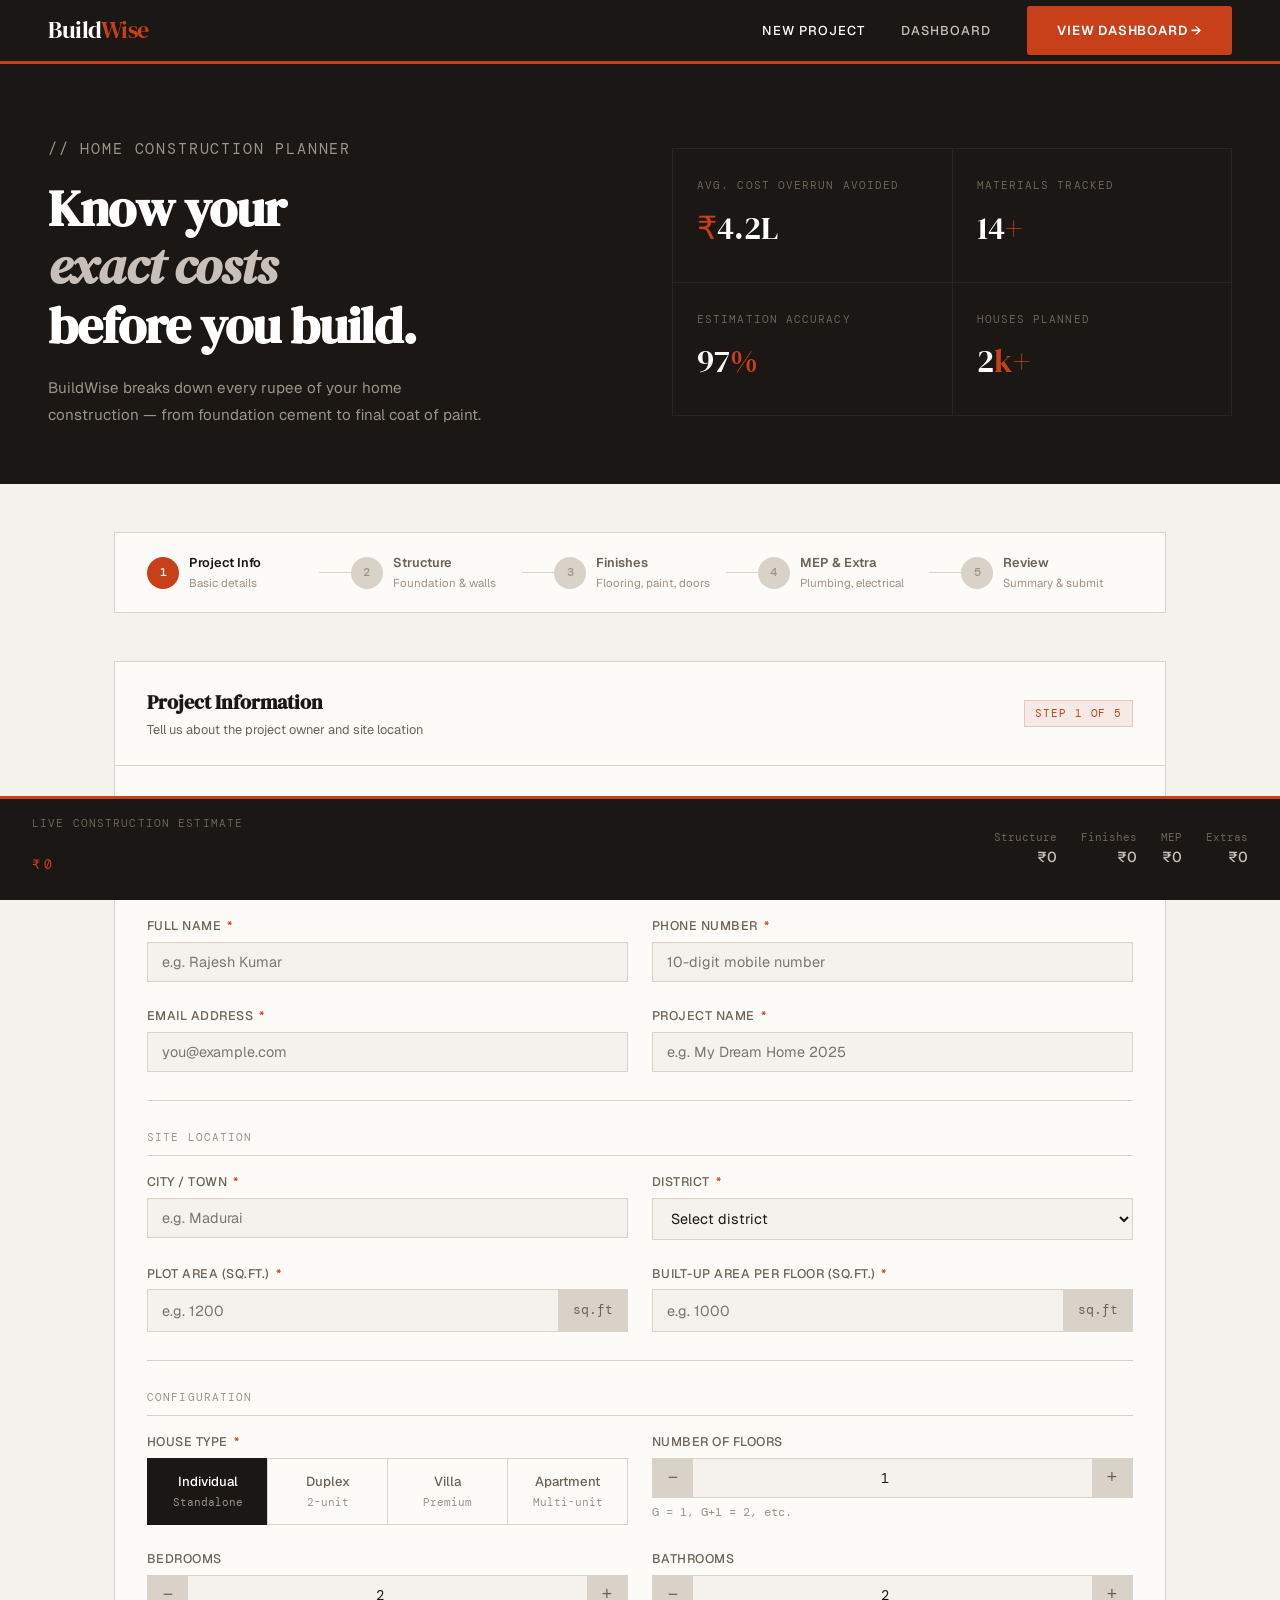
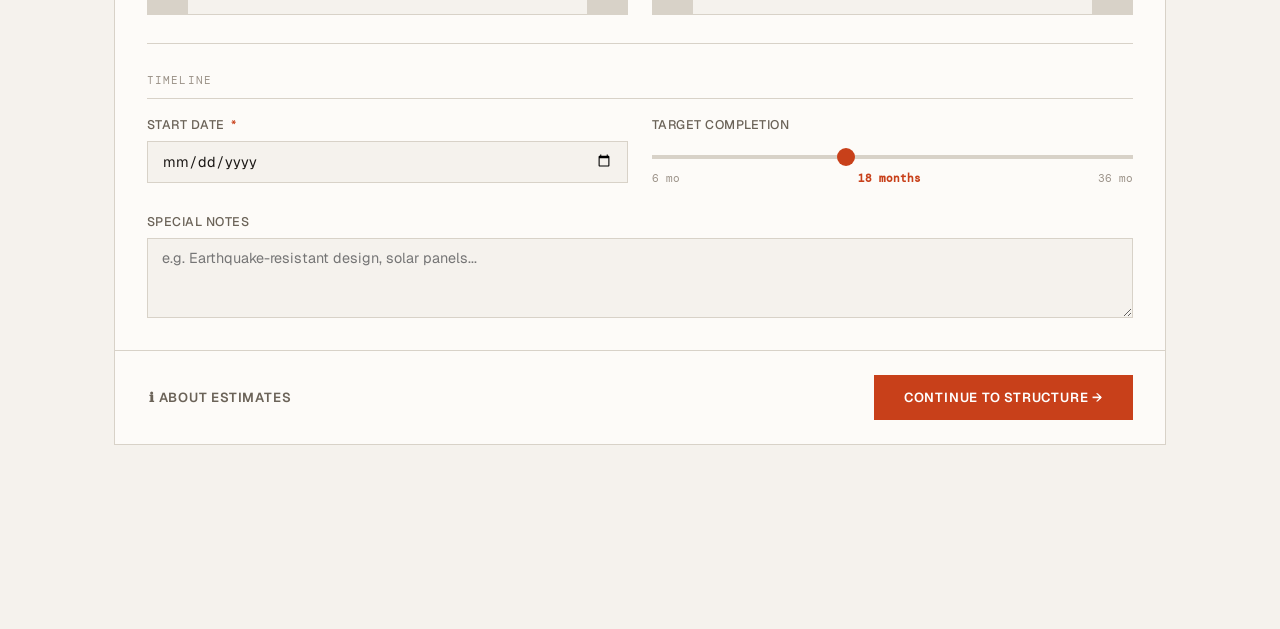
<file: index.html>
<!DOCTYPE html>
<html lang="en">
<head>
  <meta charset="UTF-8">
  <meta name="viewport" content="width=device-width, initial-scale=1.0">
  <title>BuildWise — Home Construction Budget Planner</title>

  <!-- Google Fonts -->
  <link rel="preconnect" href="https://fonts.googleapis.com">
  <link href="https://fonts.googleapis.com/css2?family=DM+Serif+Display:ital@0;1&family=DM+Mono:wght@400;500&family=Geist:wght@300;400;500;600&display=swap" rel="stylesheet">

  <!-- Stylesheet -->
  <link rel="stylesheet" href="index.css">

  <!-- jQuery -->
  <script src="https://code.jquery.com/jquery-3.7.1.min.js"></script>
</head>
<body>

<!-- ── TOAST CONTAINER ── -->
<div class="toast-container" id="toastContainer"></div>

<!-- ── MODAL ── -->
<div class="modal-overlay" id="modalOverlay">
  <div class="modal">
    <button class="modal-close" id="modalClose">✕</button>
    <div class="modal-header">
      <h3 id="modalTitle">Information</h3>
      <p id="modalSubtitle"></p>
    </div>
    <div class="modal-body" id="modalBody"></div>
    <div class="modal-footer">
      <button class="btn btn-dark" id="modalOk">Got it</button>
    </div>
  </div>
</div>

<!-- ── HEADER ── -->
<header>
  <div class="logo">Build<span>Wise</span></div>
  <nav>
    <a href="index.html" class="active">New Project</a>
    <a href="dashboard.html">Dashboard</a>
    <a href="dashboard.html" class="btn nav-cta">View Dashboard →</a>
  </nav>
</header>

<!-- ── HERO ── -->
<div class="hero">
  <div>
    <p class="hero-eyebrow">// Home Construction Planner</p>
    <h1>Know your<br><em>exact costs</em><br>before you build.</h1>
    <p>BuildWise breaks down every rupee of your home construction — from foundation cement to final coat of paint.</p>
  </div>
  <div class="hero-stats">
    <div class="stat-box">
      <div class="stat-label">Avg. Cost Overrun Avoided</div>
      <div class="stat-value"><span>₹</span>4.2L</div>
    </div>
    <div class="stat-box">
      <div class="stat-label">Materials Tracked</div>
      <div class="stat-value">14<span>+</span></div>
    </div>
    <div class="stat-box">
      <div class="stat-label">Estimation Accuracy</div>
      <div class="stat-value">97<span>%</span></div>
    </div>
    <div class="stat-box">
      <div class="stat-label">Houses Planned</div>
      <div class="stat-value">2<span>k+</span></div>
    </div>
  </div>
</div>

<!-- ── MAIN ── -->
<main>

  <!-- PROGRESS TRACK -->
  <div class="progress-track">
    <div class="progress-step" onclick="goToStep(1)">
      <div class="step-num active" id="step-num-1">1</div>
      <div class="step-info">
        <div class="step-title active">Project Info</div>
        <div class="step-desc">Basic details</div>
      </div>
    </div>
    <div class="step-connector"></div>
    <div class="progress-step" onclick="goToStep(2)">
      <div class="step-num" id="step-num-2">2</div>
      <div class="step-info">
        <div class="step-title" id="step-title-2">Structure</div>
        <div class="step-desc">Foundation & walls</div>
      </div>
    </div>
    <div class="step-connector"></div>
    <div class="progress-step" onclick="goToStep(3)">
      <div class="step-num" id="step-num-3">3</div>
      <div class="step-info">
        <div class="step-title" id="step-title-3">Finishes</div>
        <div class="step-desc">Flooring, paint, doors</div>
      </div>
    </div>
    <div class="step-connector"></div>
    <div class="progress-step" onclick="goToStep(4)">
      <div class="step-num" id="step-num-4">4</div>
      <div class="step-info">
        <div class="step-title" id="step-title-4">MEP & Extra</div>
        <div class="step-desc">Plumbing, electrical</div>
      </div>
    </div>
    <div class="step-connector"></div>
    <div class="progress-step" onclick="goToStep(5)">
      <div class="step-num" id="step-num-5">5</div>
      <div class="step-info">
        <div class="step-title" id="step-title-5">Review</div>
        <div class="step-desc">Summary & submit</div>
      </div>
    </div>
  </div>

  <!-- ══ STEP 1: PROJECT INFO ══ -->
  <div class="form-card active" id="form-step-1">
    <div class="card-header">
      <div class="card-header-left">
        <h2>Project Information</h2>
        <p>Tell us about the project owner and site location</p>
      </div>
      <div class="card-badge">Step 1 of 5</div>
    </div>
    <div class="card-body">
      <div class="info-box"><span>📋</span> All fields marked * are mandatory. Estimates based on Tamil Nadu market rates.</div>

      <div class="form-section-label">Owner Details</div>
      <div class="form-grid">
        <div class="field">
          <label>Full Name <span class="req">*</span></label>
          <input type="text" id="ownerName" placeholder="e.g. Rajesh Kumar">
          <div class="field-error" id="err-ownerName">Please enter the owner's full name</div>
        </div>
        <div class="field">
          <label>Phone Number <span class="req">*</span></label>
          <input type="tel" id="ownerPhone" placeholder="10-digit mobile number" maxlength="10">
          <div class="field-error" id="err-ownerPhone">Enter a valid 10-digit phone number</div>
        </div>
        <div class="field">
          <label>Email Address <span class="req">*</span></label>
          <input type="email" id="ownerEmail" placeholder="you@example.com">
          <div class="field-error" id="err-ownerEmail">Enter a valid email address</div>
        </div>
        <div class="field">
          <label>Project Name <span class="req">*</span></label>
          <input type="text" id="projectName" placeholder="e.g. My Dream Home 2025">
          <div class="field-error" id="err-projectName">Give your project a name</div>
        </div>
      </div>

      <hr class="form-divider">
      <div class="form-section-label">Site Location</div>
      <div class="form-grid">
        <div class="field">
          <label>City / Town <span class="req">*</span></label>
          <input type="text" id="city" placeholder="e.g. Madurai">
          <div class="field-error" id="err-city">Please enter the city</div>
        </div>
        <div class="field">
          <label>District <span class="req">*</span></label>
          <select id="district">
            <option value="">Select district</option>
            <option>Madurai</option><option>Chennai</option><option>Coimbatore</option>
            <option>Tiruchirappalli</option><option>Salem</option><option>Tirunelveli</option>
            <option>Erode</option><option>Vellore</option><option>Thoothukudi</option>
            <option>Dindigul</option><option>Other</option>
          </select>
          <div class="field-error" id="err-district">Select a district</div>
        </div>
        <div class="field">
          <label>Plot Area (sq.ft.) <span class="req">*</span></label>
          <div class="input-unit">
            <input type="number" id="plotArea" placeholder="e.g. 1200" min="100" max="50000">
            <div class="unit-suffix">sq.ft</div>
          </div>
          <div class="field-error" id="err-plotArea">Enter valid plot area (100–50000)</div>
        </div>
        <div class="field">
          <label>Built-up Area per Floor (sq.ft.) <span class="req">*</span></label>
          <div class="input-unit">
            <input type="number" id="builtupArea" placeholder="e.g. 1000" min="200" max="10000">
            <div class="unit-suffix">sq.ft</div>
          </div>
          <div class="field-error" id="err-builtupArea">Enter area between 200–10000</div>
        </div>
      </div>

      <hr class="form-divider">
      <div class="form-section-label">Configuration</div>
      <div class="form-grid">
        <div class="field">
          <label>House Type <span class="req">*</span></label>
          <div class="radio-group" id="houseType">
            <div class="radio-item selected" data-val="individual"><input type="radio" name="houseType" value="individual" checked><div class="radio-label">Individual</div><div class="radio-sub">Standalone</div></div>
            <div class="radio-item" data-val="duplex"><input type="radio" name="houseType" value="duplex"><div class="radio-label">Duplex</div><div class="radio-sub">2-unit</div></div>
            <div class="radio-item" data-val="villa"><input type="radio" name="houseType" value="villa"><div class="radio-label">Villa</div><div class="radio-sub">Premium</div></div>
            <div class="radio-item" data-val="apartment"><input type="radio" name="houseType" value="apartment"><div class="radio-label">Apartment</div><div class="radio-sub">Multi-unit</div></div>
          </div>
        </div>
        <div class="field">
          <label>Number of Floors</label>
          <div class="counter-input">
            <button class="counter-btn" onclick="changeCounter('floors',-1)">−</button>
            <input type="number" id="floors" value="1" min="1" max="5" readonly>
            <button class="counter-btn" onclick="changeCounter('floors',1)">+</button>
          </div>
          <div class="field-hint">G = 1, G+1 = 2, etc.</div>
        </div>
        <div class="field">
          <label>Bedrooms</label>
          <div class="counter-input">
            <button class="counter-btn" onclick="changeCounter('bedrooms',-1)">−</button>
            <input type="number" id="bedrooms" value="2" min="1" max="10" readonly>
            <button class="counter-btn" onclick="changeCounter('bedrooms',1)">+</button>
          </div>
        </div>
        <div class="field">
          <label>Bathrooms</label>
          <div class="counter-input">
            <button class="counter-btn" onclick="changeCounter('bathrooms',-1)">−</button>
            <input type="number" id="bathrooms" value="2" min="1" max="10" readonly>
            <button class="counter-btn" onclick="changeCounter('bathrooms',1)">+</button>
          </div>
        </div>
      </div>

      <hr class="form-divider">
      <div class="form-section-label">Timeline</div>
      <div class="form-grid">
        <div class="field">
          <label>Start Date <span class="req">*</span></label>
          <input type="date" id="startDate">
          <div class="field-error" id="err-startDate">Select a future start date</div>
        </div>
        <div class="field">
          <label>Target Completion</label>
          <div class="range-wrap">
            <input type="range" id="durationMonths" min="6" max="36" value="18" oninput="updateRangeLabel('durationMonths','durationLabel',' months')">
            <div class="range-labels">
              <span>6 mo</span>
              <span id="durationLabel" style="color:var(--accent);font-weight:600">18 months</span>
              <span>36 mo</span>
            </div>
          </div>
        </div>
        <div class="field span-2">
          <label>Special Notes</label>
          <textarea id="specialNotes" placeholder="e.g. Earthquake-resistant design, solar panels..."></textarea>
        </div>
      </div>
    </div>
    <div class="form-nav">
      <button class="btn btn-ghost" onclick="showInfo()">ℹ About Estimates</button>
      <button class="btn btn-primary" onclick="nextStep(1)">Continue to Structure →</button>
    </div>
  </div>

  <!-- ══ STEP 2: STRUCTURE (with AJAX Price Fetcher) ══ -->
  <div class="form-card" id="form-step-2">
    <div class="card-header">
      <div class="card-header-left">
        <h2>Structure & Foundation</h2>
        <p>Civil work — the backbone of your home</p>
      </div>
      <div class="card-badge">Step 2 of 5</div>
    </div>
    <div class="card-body">

      <!-- AJAX LIVE PRICE FETCHER PANEL -->
      <div class="price-fetcher-panel">
        <div class="pf-top">
          <div class="pf-title-wrap">
            <div class="pf-icon">📡</div>
            <div>
              <div class="pf-title">Live Market Price Fetcher — jQuery AJAX</div>
              <div class="pf-sub">Click to fetch current Tamil Nadu material rates and auto-fill all price fields below</div>
            </div>
          </div>
          <div class="pf-status">
            <div class="pf-dot" id="pfDot"></div>
            <span id="pfStatusText">Ready</span>
          </div>
        </div>
        <div style="display:flex;flex-wrap:wrap;gap:8px;align-items:center">
          <button class="btn-fetch" id="btnFetchPrices">
            <div class="spinner" id="fetchSpinner"></div>
            <span id="fetchBtnText">⬇ Fetch Live Prices</span>
          </button>
          <button class="btn-reset-prices" id="btnResetPrices">↺ Reset to Default</button>
        </div>
        <div class="fetched-prices-grid" id="fetchedPricesGrid">
          <div class="price-chip" id="chip-cement"><div class="pc-mat">Cement</div><div class="pc-val" id="chip-cement-val">—</div><div class="pc-unit">per 50kg bag</div><span class="pc-trend" id="chip-cement-trend"></span></div>
          <div class="price-chip" id="chip-brick"><div class="pc-mat">Bricks</div><div class="pc-val" id="chip-brick-val">—</div><div class="pc-unit">per 1000 nos.</div><span class="pc-trend" id="chip-brick-trend"></span></div>
          <div class="price-chip" id="chip-steel"><div class="pc-mat">Steel (Fe500)</div><div class="pc-val" id="chip-steel-val">—</div><div class="pc-unit">per metric ton</div><span class="pc-trend" id="chip-steel-trend"></span></div>
          <div class="price-chip" id="chip-sand"><div class="pc-mat">M-Sand</div><div class="pc-val" id="chip-sand-val">—</div><div class="pc-unit">per cu.ft</div><span class="pc-trend" id="chip-sand-trend"></span></div>
          <div class="price-chip" id="chip-jelly"><div class="pc-mat">Jelly</div><div class="pc-val" id="chip-jelly-val">—</div><div class="pc-unit">per cu.ft</div><span class="pc-trend" id="chip-jelly-trend"></span></div>
        </div>
        <button class="log-toggle" id="logToggle">▶ Show AJAX Log</button>
        <div class="ajax-log" id="ajaxLog"></div>
        <div class="last-updated-badge" id="lastUpdatedBadge">
          <span style="color:#22C55E">●</span>
          <span id="lastUpdatedText">Prices last synced: —</span>
        </div>
      </div>

      <div class="form-section-label">Foundation Type</div>
      <div class="form-grid full">
        <div class="field">
          <label>Foundation <span class="req">*</span></label>
          <div class="radio-group" id="foundationType">
            <div class="radio-item selected" data-val="isolated"><input type="radio" name="foundation" value="isolated" checked><div class="radio-label">Isolated Footing</div><div class="radio-sub">Standard</div></div>
            <div class="radio-item" data-val="strip"><input type="radio" name="foundation" value="strip"><div class="radio-label">Strip Foundation</div><div class="radio-sub">Load-bearing</div></div>
            <div class="radio-item" data-val="raft"><input type="radio" name="foundation" value="raft"><div class="radio-label">Raft / Mat</div><div class="radio-sub">Soft soil</div></div>
            <div class="radio-item" data-val="pile"><input type="radio" name="foundation" value="pile"><div class="radio-label">Pile Foundation</div><div class="radio-sub">Deep soil</div></div>
          </div>
        </div>
      </div>

      <hr class="form-divider">
      <div class="form-section-label">Cement</div>
      <div class="form-grid three">
        <div class="field">
          <label>Cement Grade <span class="req">*</span></label>
          <select id="cementGrade" onchange="updateEstimate()">
            <option value="">Select grade</option>
            <option value="33">33 Grade (Economy)</option>
            <option value="43" selected>43 Grade (Standard)</option>
            <option value="53">53 Grade (Premium)</option>
          </select>
          <div class="field-error" id="err-cementGrade">Select cement grade</div>
        </div>
        <div class="field">
          <label>Bags Required (Auto)</label>
          <div class="input-unit">
            <input type="number" id="cementBags" placeholder="Auto" readonly style="background:#F0EDE8;cursor:not-allowed">
            <div class="unit-suffix">bags</div>
          </div>
          <div class="field-hint">Calculated from built-up area</div>
        </div>
        <div class="field">
          <label>Price per Bag (₹) <span class="req">*</span></label>
          <div class="input-unit">
            <div class="unit-prefix">₹</div>
            <input type="number" id="cementPrice" value="380" min="200" max="700" onchange="updateEstimate()">
          </div>
          <div class="field-error" id="err-cementPrice">Enter valid price</div>
        </div>
      </div>

      <hr class="form-divider">
      <div class="form-section-label">Bricks & Blocks</div>
      <div class="form-grid">
        <div class="field">
          <label>Wall Material <span class="req">*</span></label>
          <select id="wallMaterial" onchange="updateEstimate()">
            <option value="">Select material</option>
            <option value="country_brick" selected>Country Brick</option>
            <option value="fly_ash">Fly Ash Brick</option>
            <option value="aac_block">AAC Block</option>
            <option value="concrete_block">Concrete Block</option>
            <option value="red_brick">Red Brick</option>
          </select>
          <div class="field-error" id="err-wallMaterial">Select wall material</div>
        </div>
        <div class="field">
          <label>Wall Thickness</label>
          <select id="wallThickness" onchange="updateEstimate()">
            <option value="4.5">4.5 inch (Interior)</option>
            <option value="9" selected>9 inch (Exterior)</option>
            <option value="12">12 inch (Load bearing)</option>
          </select>
        </div>
        <div class="field">
          <label>Estimated Bricks (Auto)</label>
          <div class="input-unit">
            <input type="number" id="brickCount" placeholder="Auto" readonly style="background:#F0EDE8;cursor:not-allowed">
            <div class="unit-suffix">nos.</div>
          </div>
        </div>
        <div class="field">
          <label>Price per 1000 units (₹)</label>
          <div class="input-unit">
            <div class="unit-prefix">₹</div>
            <input type="number" id="brickPrice" value="7500" onchange="updateEstimate()">
          </div>
        </div>
      </div>

      <hr class="form-divider">
      <div class="form-section-label">Steel & Reinforcement</div>
      <div class="form-grid three">
        <div class="field">
          <label>Steel Grade</label>
          <select id="steelGrade" onchange="updateEstimate()">
            <option value="Fe415">Fe 415</option>
            <option value="Fe500" selected>Fe 500</option>
            <option value="Fe550">Fe 550</option>
          </select>
        </div>
        <div class="field">
          <label>Steel MT (Auto)</label>
          <div class="input-unit">
            <input type="number" id="steelMT" placeholder="Auto" readonly style="background:#F0EDE8;cursor:not-allowed">
            <div class="unit-suffix">MT</div>
          </div>
        </div>
        <div class="field">
          <label>Steel Price per MT (₹)</label>
          <div class="input-unit">
            <div class="unit-prefix">₹</div>
            <input type="number" id="steelPrice" value="65000" onchange="updateEstimate()">
          </div>
        </div>
      </div>

      <hr class="form-divider">
      <div class="form-section-label">Sand & Aggregate</div>
      <div class="form-grid">
        <div class="field">
          <label>Sand Type</label>
          <select id="sandType" onchange="updateEstimate()">
            <option value="river">River Sand</option>
            <option value="msand" selected>M-Sand</option>
            <option value="psand">P-Sand</option>
          </select>
        </div>
        <div class="field">
          <label>Sand Qty (Auto)</label>
          <div class="input-unit">
            <input type="number" id="sandQty" placeholder="Auto" readonly style="background:#F0EDE8;cursor:not-allowed">
            <div class="unit-suffix">cu.ft</div>
          </div>
        </div>
        <div class="field">
          <label>Sand Price / cu.ft (₹)</label>
          <div class="input-unit">
            <div class="unit-prefix">₹</div>
            <input type="number" id="sandPrice" value="55" onchange="updateEstimate()">
          </div>
        </div>
        <div class="field">
          <label>Jelly Price / cu.ft (₹)</label>
          <div class="input-unit">
            <div class="unit-prefix">₹</div>
            <input type="number" id="jellyPrice" value="40" onchange="updateEstimate()">
          </div>
        </div>
      </div>

      <hr class="form-divider">
      <div class="form-section-label">Roofing</div>
      <div class="form-grid">
        <div class="field">
          <label>Roof Type <span class="req">*</span></label>
          <select id="roofType" onchange="updateEstimate()">
            <option value="">Select</option>
            <option value="rcc_slab" selected>RCC Flat Slab</option>
            <option value="mangalore">Mangalore Tile</option>
            <option value="sheet">Metal / Sheet</option>
            <option value="concrete_tile">Concrete Tile</option>
          </select>
          <div class="field-error" id="err-roofType">Select roof type</div>
        </div>
        <div class="field">
          <label>Waterproofing?</label>
          <div class="radio-group" id="waterproofing">
            <div class="radio-item selected" data-val="yes"><input type="radio" name="waterproof" value="yes" checked><div class="radio-label">Yes</div></div>
            <div class="radio-item" data-val="no"><input type="radio" name="waterproof" value="no"><div class="radio-label">No</div></div>
          </div>
        </div>
      </div>
    </div>
    <div class="form-nav">
      <button class="btn btn-outline" onclick="prevStep(2)">← Back</button>
      <button class="btn btn-primary" onclick="nextStep(2)">Continue to Finishes →</button>
    </div>
  </div>

  <!-- ══ STEP 3: FINISHES ══ -->
  <div class="form-card" id="form-step-3">
    <div class="card-header">
      <div class="card-header-left"><h2>Finishes & Interior</h2><p>Flooring, paint, doors, windows</p></div>
      <div class="card-badge">Step 3 of 5</div>
    </div>
    <div class="card-body">
      <div class="form-section-label">Flooring</div>
      <div class="form-grid">
        <div class="field">
          <label>Flooring Type <span class="req">*</span></label>
          <select id="flooringType" onchange="updateEstimate()">
            <option value="">Select</option>
            <option value="vitrified" selected>Vitrified Tiles</option>
            <option value="ceramic">Ceramic Tiles</option>
            <option value="marble">Marble</option>
            <option value="granite">Granite</option>
            <option value="wooden">Wooden</option>
            <option value="kota">Kota Stone</option>
          </select>
          <div class="field-error" id="err-flooringType">Select flooring type</div>
        </div>
        <div class="field">
          <label>Flooring Rate (₹/sq.ft)</label>
          <div class="input-unit">
            <div class="unit-prefix">₹</div>
            <input type="number" id="flooringRate" value="85" onchange="updateEstimate()">
          </div>
        </div>
      </div>
      <hr class="form-divider">
      <div class="form-section-label">Painting</div>
      <div class="form-grid">
        <div class="field">
          <label>Interior Paint <span class="req">*</span></label>
          <select id="paintInterior" onchange="updateEstimate()">
            <option value="">Select</option>
            <option value="economy">Economy</option>
            <option value="standard" selected>Standard</option>
            <option value="premium">Premium</option>
            <option value="luxury">Luxury</option>
          </select>
          <div class="field-error" id="err-paintInterior">Select paint type</div>
        </div>
        <div class="field">
          <label>Exterior Paint <span class="req">*</span></label>
          <select id="paintExterior" onchange="updateEstimate()">
            <option value="">Select</option>
            <option value="cement_primer">Cement Primer</option>
            <option value="standard" selected>Weather Coat</option>
            <option value="premium">Weather Shield</option>
          </select>
          <div class="field-error" id="err-paintExterior">Select exterior paint</div>
        </div>
        <div class="field">
          <label>Number of Coats</label>
          <div class="counter-input">
            <button class="counter-btn" onclick="changeCounter('paintCoats',-1)">−</button>
            <input type="number" id="paintCoats" value="2" min="1" max="4" readonly>
            <button class="counter-btn" onclick="changeCounter('paintCoats',1)">+</button>
          </div>
        </div>
        <div class="field">
          <label>Putty / Primer</label>
          <select id="puttyType" onchange="updateEstimate()">
            <option value="none">None</option>
            <option value="putty" selected>Wall Putty + Primer</option>
            <option value="pu">PU Primer</option>
          </select>
        </div>
      </div>
      <hr class="form-divider">
      <div class="form-section-label">Doors & Windows</div>
      <div class="form-grid">
        <div class="field">
          <label>Main Door Type <span class="req">*</span></label>
          <select id="mainDoorType" onchange="updateEstimate()">
            <option value="">Select</option>
            <option value="teak">Teak Wood</option>
            <option value="hardwood" selected>Hardwood</option>
            <option value="engineered">Engineered Wood</option>
            <option value="steel">Steel Door</option>
            <option value="fibre">Fibre Door</option>
          </select>
          <div class="field-error" id="err-mainDoorType">Select door type</div>
        </div>
        <div class="field">
          <label>Bedroom Door</label>
          <select id="bedroomDoorType" onchange="updateEstimate()">
            <option value="plywood" selected>Plywood Flush</option>
            <option value="hollow">Hollow Core</option>
            <option value="solid">Solid Wood</option>
          </select>
        </div>
        <div class="field">
          <label>Window Type <span class="req">*</span></label>
          <select id="windowType" onchange="updateEstimate()">
            <option value="">Select</option>
            <option value="aluminum" selected>Aluminium</option>
            <option value="upvc">uPVC</option>
            <option value="wood">Wooden</option>
            <option value="steel">Steel</option>
          </select>
          <div class="field-error" id="err-windowType">Select window type</div>
        </div>
        <div class="field">
          <label>Number of Windows</label>
          <div class="counter-input">
            <button class="counter-btn" onclick="changeCounter('windowCount',-1)">−</button>
            <input type="number" id="windowCount" value="8" min="1" max="40" readonly>
            <button class="counter-btn" onclick="changeCounter('windowCount',1)">+</button>
          </div>
        </div>
      </div>
      <hr class="form-divider">
      <div class="form-section-label">Interior Features</div>
      <div class="form-grid full">
        <div class="field">
          <div class="check-group">
            <label class="check-item checked"><input type="checkbox" value="false_ceiling" checked onchange="handleCheckbox(this)"><span class="check-label">False Ceiling</span></label>
            <label class="check-item"><input type="checkbox" value="modular_kitchen" onchange="handleCheckbox(this)"><span class="check-label">Modular Kitchen</span></label>
            <label class="check-item"><input type="checkbox" value="wardrobes" onchange="handleCheckbox(this)"><span class="check-label">Built-in Wardrobes</span></label>
            <label class="check-item"><input type="checkbox" value="staircase_railing" onchange="handleCheckbox(this)"><span class="check-label">Staircase Railing</span></label>
            <label class="check-item"><input type="checkbox" value="grilles" onchange="handleCheckbox(this)"><span class="check-label">Window Grilles</span></label>
            <label class="check-item"><input type="checkbox" value="sunshade" onchange="handleCheckbox(this)"><span class="check-label">Sunshade</span></label>
          </div>
        </div>
      </div>
    </div>
    <div class="form-nav">
      <button class="btn btn-outline" onclick="prevStep(3)">← Back</button>
      <button class="btn btn-primary" onclick="nextStep(3)">Continue to MEP →</button>
    </div>
  </div>

  <!-- ══ STEP 4: MEP & EXTRAS ══ -->
  <div class="form-card" id="form-step-4">
    <div class="card-header">
      <div class="card-header-left"><h2>MEP, Furniture & Extras</h2><p>Plumbing, electrical, sanitary, furniture</p></div>
      <div class="card-badge">Step 4 of 5</div>
    </div>
    <div class="card-body">
      <div class="form-section-label">Plumbing</div>
      <div class="form-grid">
        <div class="field">
          <label>Pipe Material <span class="req">*</span></label>
          <select id="pipeType" onchange="updateEstimate()">
            <option value="">Select</option>
            <option value="cpvc" selected>CPVC</option>
            <option value="upvc">uPVC</option>
            <option value="ppr">PPR</option>
            <option value="gi">GI</option>
          </select>
          <div class="field-error" id="err-pipeType">Select pipe material</div>
        </div>
        <div class="field">
          <label>Sanitary Fittings</label>
          <select id="sanitaryQuality" onchange="updateEstimate()">
            <option value="economy">Economy</option>
            <option value="standard" selected>Standard</option>
            <option value="premium">Premium</option>
          </select>
        </div>
        <div class="field">
          <label>Water Storage</label>
          <select id="waterStorage" onchange="updateEstimate()">
            <option value="sump_ohwt" selected>Sump + Overhead Tank</option>
            <option value="sump_only">Sump Only</option>
            <option value="borewell">Borewell + Storage</option>
          </select>
        </div>
        <div class="field">
          <label>Drainage System</label>
          <select id="drainageType" onchange="updateEstimate()">
            <option value="standard" selected>Standard PVC</option>
            <option value="stormwater">Storm Water Drain</option>
            <option value="stp">STP</option>
          </select>
        </div>
      </div>
      <hr class="form-divider">
      <div class="form-section-label">Electrical</div>
      <div class="form-grid">
        <div class="field">
          <label>Wiring Type <span class="req">*</span></label>
          <select id="wiringType" onchange="updateEstimate()">
            <option value="">Select</option>
            <option value="standard" selected>Standard Copper</option>
            <option value="concealed">Full Concealed</option>
            <option value="premium">Premium</option>
          </select>
          <div class="field-error" id="err-wiringType">Select wiring type</div>
        </div>
        <div class="field">
          <label>Switch Brand</label>
          <select id="switchBrand" onchange="updateEstimate()">
            <option value="economy">Economy</option>
            <option value="standard" selected>Standard</option>
            <option value="premium">Premium</option>
          </select>
        </div>
        <div class="field">
          <label>Light Points</label>
          <div class="counter-input">
            <button class="counter-btn" onclick="changeCounter('lightPoints',-1)">−</button>
            <input type="number" id="lightPoints" value="20" min="5" max="100" readonly>
            <button class="counter-btn" onclick="changeCounter('lightPoints',1)">+</button>
          </div>
        </div>
        <div class="field">
          <label>Power Points</label>
          <div class="counter-input">
            <button class="counter-btn" onclick="changeCounter('powerPoints',-1)">−</button>
            <input type="number" id="powerPoints" value="15" min="5" max="80" readonly>
            <button class="counter-btn" onclick="changeCounter('powerPoints',1)">+</button>
          </div>
        </div>
      </div>
      <hr class="form-divider">
      <div class="form-section-label">Electrical Extras</div>
      <div class="form-grid full">
        <div class="field">
          <div class="check-group">
            <label class="check-item"><input type="checkbox" value="solar" onchange="handleCheckbox(this)"><span class="check-label">Solar Panel (3kW)</span></label>
            <label class="check-item checked"><input type="checkbox" value="inverter" checked onchange="handleCheckbox(this)"><span class="check-label">Inverter / UPS</span></label>
            <label class="check-item"><input type="checkbox" value="cctv" onchange="handleCheckbox(this)"><span class="check-label">CCTV Cameras</span></label>
            <label class="check-item"><input type="checkbox" value="intercom" onchange="handleCheckbox(this)"><span class="check-label">Video Intercom</span></label>
            <label class="check-item"><input type="checkbox" value="home_theater" onchange="handleCheckbox(this)"><span class="check-label">Home Theatre</span></label>
            <label class="check-item"><input type="checkbox" value="smart_home" onchange="handleCheckbox(this)"><span class="check-label">Smart Home</span></label>
          </div>
        </div>
      </div>
      <hr class="form-divider">
      <div class="form-section-label">Furniture & External Works</div>
      <div class="form-grid">
        <div class="field">
          <label>Furniture Budget</label>
          <select id="furnitureBudget" onchange="updateEstimate()">
            <option value="none">Not Included</option>
            <option value="basic">Basic — ₹2–5L</option>
            <option value="standard" selected>Standard — ₹5–10L</option>
            <option value="premium">Premium — ₹10–20L</option>
            <option value="luxury">Luxury — ₹20L+</option>
          </select>
        </div>
        <div class="field">
          <label>Kitchen Appliances</label>
          <select id="kitchenAppliances" onchange="updateEstimate()">
            <option value="none">None</option>
            <option value="basic">Basic</option>
            <option value="standard" selected>Standard</option>
            <option value="premium">Full Modular</option>
          </select>
        </div>
      </div>
      <hr class="form-divider">
      <div class="form-section-label">External Works</div>
      <div class="form-grid full">
        <div class="field">
          <div class="check-group">
            <label class="check-item checked"><input type="checkbox" value="compound_wall" checked onchange="handleCheckbox(this)"><span class="check-label">Compound Wall</span></label>
            <label class="check-item"><input type="checkbox" value="gate" onchange="handleCheckbox(this)"><span class="check-label">Main Gate</span></label>
            <label class="check-item checked"><input type="checkbox" value="driveway" checked onchange="handleCheckbox(this)"><span class="check-label">Driveway</span></label>
            <label class="check-item"><input type="checkbox" value="garden" onchange="handleCheckbox(this)"><span class="check-label">Garden / Landscaping</span></label>
            <label class="check-item"><input type="checkbox" value="parking_shade" onchange="handleCheckbox(this)"><span class="check-label">Car Parking Shade</span></label>
            <label class="check-item"><input type="checkbox" value="septic_tank" onchange="handleCheckbox(this)"><span class="check-label">Septic Tank</span></label>
          </div>
        </div>
      </div>
      <hr class="form-divider">
      <div class="form-section-label">Labour & Fees</div>
      <div class="form-grid">
        <div class="field">
          <label>Labour Type</label>
          <select id="labourType" onchange="updateEstimate()">
            <option value="daily">Daily Labour</option>
            <option value="contract" selected>Contract Labour</option>
            <option value="full_turnkey">Full Turnkey</option>
          </select>
        </div>
        <div class="field">
          <label>Architect Fees?</label>
          <div class="radio-group" id="archFees">
            <div class="radio-item selected" data-val="yes"><input type="radio" name="archFees" value="yes" checked><div class="radio-label">Yes (4%)</div></div>
            <div class="radio-item" data-val="no"><input type="radio" name="archFees" value="no"><div class="radio-label">No</div></div>
          </div>
        </div>
        <div class="field">
          <label>Contingency Buffer</label>
          <select id="contingency" onchange="updateEstimate()">
            <option value="0.05">5%</option>
            <option value="0.1" selected>10% (Recommended)</option>
            <option value="0.15">15%</option>
          </select>
        </div>
        <div class="field">
          <label>GST</label>
          <div class="radio-group" id="gstRadio">
            <div class="radio-item selected" data-val="yes"><input type="radio" name="gst" value="yes" checked><div class="radio-label">Include GST</div></div>
            <div class="radio-item" data-val="no"><input type="radio" name="gst" value="no"><div class="radio-label">Exclude GST</div></div>
          </div>
        </div>
      </div>
    </div>
    <div class="form-nav">
      <button class="btn btn-outline" onclick="prevStep(4)">← Back</button>
      <button class="btn btn-primary" onclick="nextStep(4)">Review Summary →</button>
    </div>
  </div>

  <!-- ══ STEP 5: REVIEW ══ -->
  <div class="form-card" id="form-step-5">
    <div class="card-header">
      <div class="card-header-left"><h2>Budget Summary</h2><p>Review your complete home construction estimate</p></div>
      <div class="card-badge">Step 5 of 5</div>
    </div>
    <div class="card-body" id="summaryBody"></div>
    <div class="form-nav">
      <button class="btn btn-outline" onclick="prevStep(5)">← Edit Details</button>
      <div style="display:flex;gap:12px">
        <button class="btn btn-outline" onclick="window.print()">🖨 Print</button>
        <button class="btn btn-dark" onclick="saveDashboard()">Save to Dashboard →</button>
      </div>
    </div>
  </div>

</main>

<!-- ── LIVE ESTIMATE BAR ── -->
<div class="live-estimate">
  <div>
    <div class="est-label">Live Construction Estimate</div>
    <div class="est-amount"><span>₹</span><span id="totalAmt">0</span></div>
  </div>
  <div class="est-breakdown">
    <div class="est-item"><div class="est-item-label">Structure</div><div class="est-item-val" id="est-structure">₹0</div></div>
    <div class="est-item"><div class="est-item-label">Finishes</div><div class="est-item-val" id="est-finishes">₹0</div></div>
    <div class="est-item"><div class="est-item-label">MEP</div><div class="est-item-val" id="est-mep">₹0</div></div>
    <div class="est-item"><div class="est-item-label">Extras</div><div class="est-item-val" id="est-extras">₹0</div></div>
  </div>
</div>

<!-- JavaScript -->
<script src="index.js"></script>

</body>
</html>
</file>
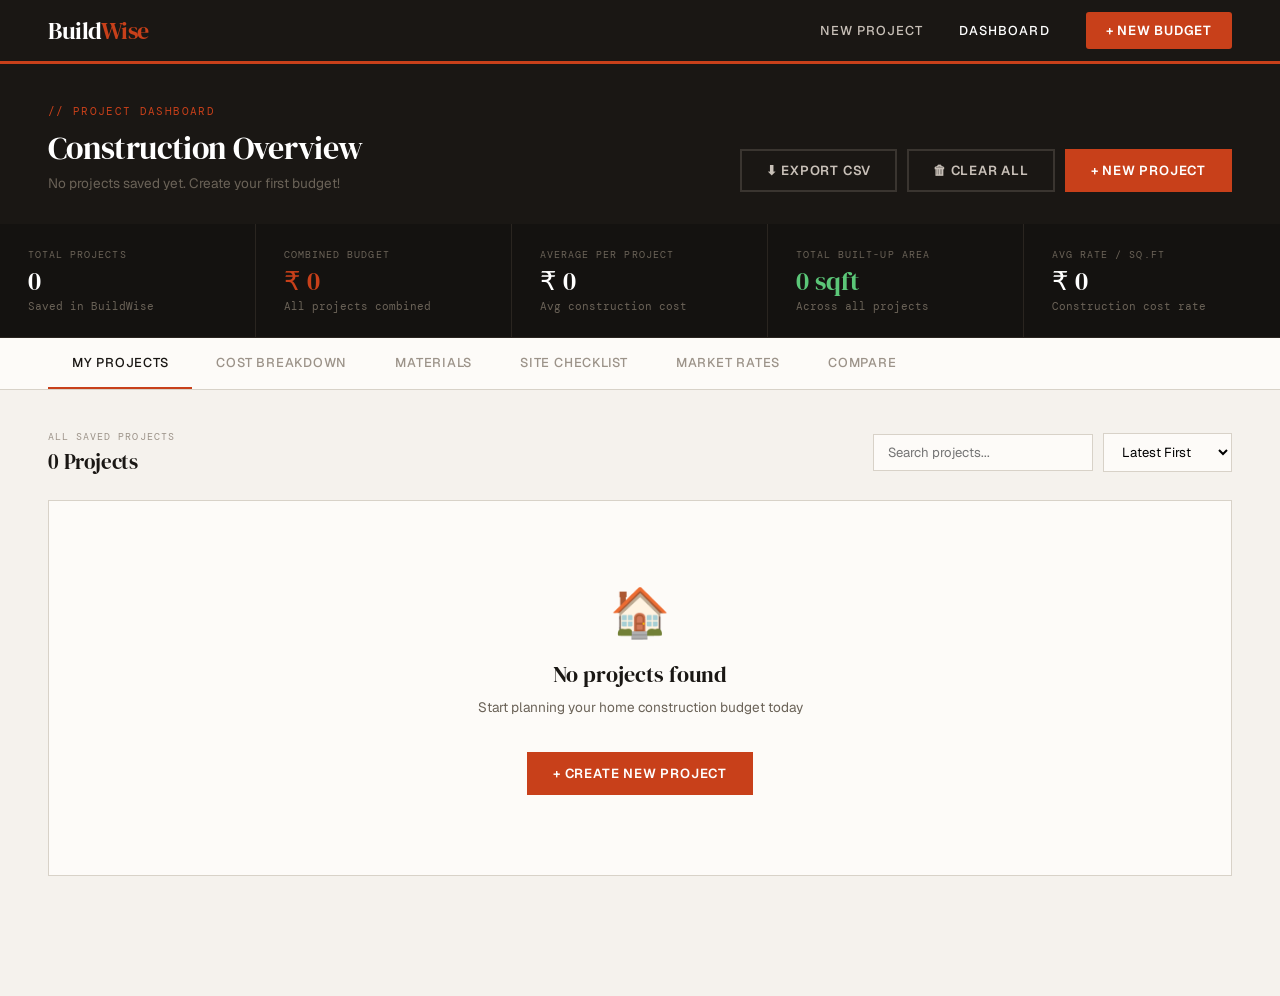
<file: dashboard.html>
<!DOCTYPE html>
<html lang="en">
<head>
  <meta charset="UTF-8">
  <meta name="viewport" content="width=device-width, initial-scale=1.0">
  <title>BuildWise — Dashboard</title>

  <!-- Google Fonts -->
  <link rel="preconnect" href="https://fonts.googleapis.com">
  <link href="https://fonts.googleapis.com/css2?family=DM+Serif+Display:ital@0;1&family=DM+Mono:wght@400;500&family=Geist:wght@300;400;500;600&display=swap" rel="stylesheet">

  <!-- Stylesheet -->
  <link rel="stylesheet" href="dashboard.css">
</head>
<body>

<!-- ── TOAST CONTAINER ── -->
<div class="toast-container" id="toastContainer"></div>

<!-- ── MODAL: Project Detail ── -->
<div class="modal-overlay" id="modalOverlay">
  <div class="modal">
    <button class="modal-close" id="modalClose">✕</button>
    <div class="modal-header">
      <h3 id="modalTitle">Project Detail</h3>
      <p id="modalMeta"></p>
    </div>
    <div class="modal-body" id="modalBody"></div>
    <div class="modal-footer">
      <button class="btn btn-outline" id="modalClose2">Close</button>
      <a href="index.html" class="btn btn-primary">Edit Project</a>
    </div>
  </div>
</div>

<!-- ── HEADER ── -->
<header>
  <div class="logo">Build<span>Wise</span></div>
  <nav>
    <a href="index.html">New Project</a>
    <a href="dashboard.html" class="active">Dashboard</a>
    <a href="index.html" class="btn nav-cta">+ New Budget</a>
  </nav>
</header>

<!-- ── DASHBOARD HEADER ── -->
<div class="dash-header">
  <div>
    <div class="dash-eyebrow">// Project Dashboard</div>
    <div class="dash-title">Construction Overview</div>
    <div class="dash-sub" id="dashSubTitle">Loading projects...</div>
  </div>
  <div style="display:flex;gap:10px">
    <button class="btn btn-ghost-white" onclick="exportData()">⬇ Export CSV</button>
    <button class="btn btn-ghost-white" onclick="clearAllProjects()">🗑 Clear All</button>
    <a href="index.html" class="btn btn-primary">+ New Project</a>
  </div>
</div>

<!-- ── KPI BAR ── -->
<div class="kpi-bar">
  <div class="kpi-card">
    <div class="kpi-label">Total Projects</div>
    <div class="kpi-value" id="kpi-projects">0</div>
    <div class="kpi-change">Saved in BuildWise</div>
  </div>
  <div class="kpi-card">
    <div class="kpi-label">Combined Budget</div>
    <div class="kpi-value accent" id="kpi-total">₹0</div>
    <div class="kpi-change">All projects combined</div>
  </div>
  <div class="kpi-card">
    <div class="kpi-label">Average per Project</div>
    <div class="kpi-value" id="kpi-avg">₹0</div>
    <div class="kpi-change">Avg construction cost</div>
  </div>
  <div class="kpi-card">
    <div class="kpi-label">Total Built-up Area</div>
    <div class="kpi-value success" id="kpi-area">0 sqft</div>
    <div class="kpi-change">Across all projects</div>
  </div>
  <div class="kpi-card">
    <div class="kpi-label">Avg Rate / sq.ft</div>
    <div class="kpi-value" id="kpi-rate">₹0</div>
    <div class="kpi-change">Construction cost rate</div>
  </div>
</div>

<!-- ── TABS ── -->
<div class="tabs-bar">
  <div class="tab active" onclick="switchTab('projects')">My Projects</div>
  <div class="tab" onclick="switchTab('breakdown')">Cost Breakdown</div>
  <div class="tab" onclick="switchTab('materials')">Materials</div>
  <div class="tab" onclick="switchTab('checklist')">Site Checklist</div>
  <div class="tab" onclick="switchTab('rates')">Market Rates</div>
  <div class="tab" onclick="switchTab('compare')">Compare</div>
</div>

<!-- ── MAIN ── -->
<main>

  <!-- TAB: MY PROJECTS -->
  <div class="tab-content active" id="tab-projects">
    <div class="sec-head">
      <div>
        <div class="sec-label">All Saved Projects</div>
        <div class="sec-title" id="projectsCount">0 Projects</div>
      </div>
      <div style="display:flex;gap:10px;align-items:center">
        <input
          type="text"
          id="searchBox"
          placeholder="Search projects..."
          oninput="filterProjects(this.value)"
          style="padding:9px 14px;border:1.5px solid var(--border);background:var(--surface);font-family:var(--sans);font-size:0.82rem;outline:none;width:220px"
        >
        <select
          id="sortSelect"
          onchange="sortProjects(this.value)"
          style="padding:9px 14px;border:1.5px solid var(--border);background:var(--surface);font-family:var(--sans);font-size:0.82rem;outline:none;cursor:pointer"
        >
          <option value="date_desc">Latest First</option>
          <option value="cost_desc">Highest Cost</option>
          <option value="cost_asc">Lowest Cost</option>
          <option value="area_desc">Largest Area</option>
        </select>
      </div>
    </div>
    <div class="projects-grid" id="projectsGrid">
      <!-- Filled by dashboard.js -->
    </div>
  </div>

  <!-- TAB: COST BREAKDOWN -->
  <div class="tab-content" id="tab-breakdown">
    <div class="sec-head">
      <div>
        <div class="sec-label">Cost Analysis</div>
        <div class="sec-title">Detailed Breakdown</div>
      </div>
      <select
        id="breakdownProject"
        onchange="renderBreakdown(this.value)"
        style="padding:9px 14px;border:1.5px solid var(--border);background:var(--surface);font-family:var(--sans);font-size:0.82rem;outline:none;cursor:pointer;min-width:200px"
      >
        <option value="">Select Project</option>
      </select>
    </div>
    <div id="breakdownContent">
      <div class="empty-state">
        <div class="empty-icon">📊</div>
        <div class="empty-title">Select a project above</div>
        <div class="empty-sub">View detailed cost breakdown for any saved project</div>
      </div>
    </div>
  </div>

  <!-- TAB: MATERIALS -->
  <div class="tab-content" id="tab-materials">
    <div class="sec-head">
      <div>
        <div class="sec-label">Material Planner</div>
        <div class="sec-title">Raw Materials Tracker</div>
      </div>
      <select
        id="materialProject"
        onchange="renderMaterials(this.value)"
        style="padding:9px 14px;border:1.5px solid var(--border);background:var(--surface);font-family:var(--sans);font-size:0.82rem;outline:none;cursor:pointer;min-width:200px"
      >
        <option value="">Select Project</option>
      </select>
    </div>
    <div id="materialsContent">
      <div class="empty-state">
        <div class="empty-icon">🧱</div>
        <div class="empty-title">Select a project</div>
        <div class="empty-sub">View all raw material quantities and costs</div>
      </div>
    </div>
  </div>

  <!-- TAB: SITE CHECKLIST -->
  <div class="tab-content" id="tab-checklist">
    <div class="sec-head">
      <div>
        <div class="sec-label">Construction Phases</div>
        <div class="sec-title">Site Work Checklist</div>
      </div>
      <div style="font-family:var(--mono);font-size:0.75rem;color:var(--text-muted)" id="checklistProgress">0/0 completed</div>
    </div>
    <div class="checklist-grid" id="checklistGrid">
      <!-- Filled by dashboard.js -->
    </div>
  </div>

  <!-- TAB: MARKET RATES -->
  <div class="tab-content" id="tab-rates">
    <div class="sec-head">
      <div>
        <div class="sec-label">Tamil Nadu Market (2024–25)</div>
        <div class="sec-title">Current Material Rates</div>
      </div>
      <button class="btn btn-outline btn-sm" onclick="refreshRates()">↻ Refresh Rates</button>
    </div>
    <div class="rate-grid" id="rateGrid">
      <!-- Filled by dashboard.js -->
    </div>
    <div style="background:var(--surface);border:1px solid var(--border);padding:16px 20px;font-size:0.78rem;color:var(--text-muted);font-family:var(--mono)">
      ⚠ Rates shown are indicative market rates for Tamil Nadu region. Prices may vary by location, quantity purchased, and supplier. Always get 3+ quotes before procurement.
    </div>
  </div>

  <!-- TAB: COMPARE -->
  <div class="tab-content" id="tab-compare">
    <div class="sec-head">
      <div>
        <div class="sec-label">Project Comparison</div>
        <div class="sec-title">Side-by-Side Analysis</div>
      </div>
    </div>
    <div id="compareContent">
      <div class="empty-state">
        <div class="empty-icon">⚖️</div>
        <div class="empty-title">Save 2+ projects to compare</div>
        <div class="empty-sub">Create multiple project budgets to compare construction costs side-by-side</div>
        <a href="index.html" class="btn btn-primary">+ Create Project</a>
      </div>
    </div>
  </div>

</main>

<!-- JavaScript -->
<script src="dashboard.js"></script>

</body>
</html>
</file>
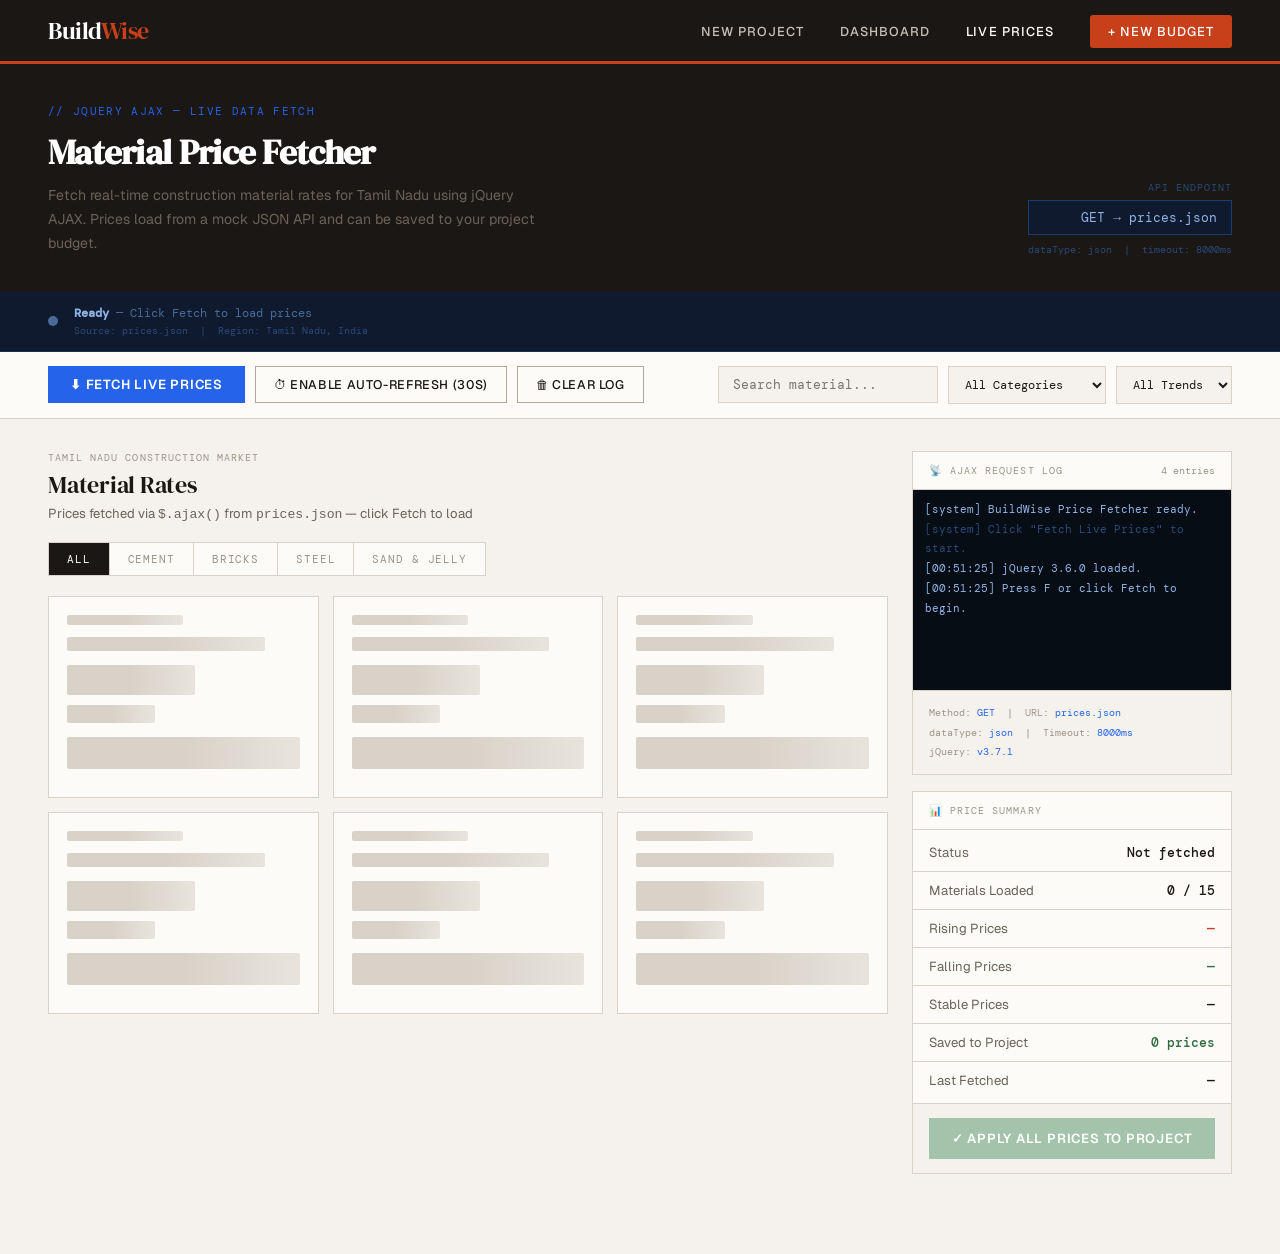
<file: prices.html>
<!DOCTYPE html>
<html lang="en">
<head>
  <meta charset="UTF-8">
  <meta name="viewport" content="width=device-width, initial-scale=1.0">
  <title>BuildWise — Live Material Price Fetcher</title>
  <link rel="preconnect" href="https://fonts.googleapis.com">
  <link href="https://fonts.googleapis.com/css2?family=DM+Serif+Display:ital@0;1&family=DM+Mono:wght@400;500&family=Geist:wght@300;400;500;600&display=swap" rel="stylesheet">
  <link rel="stylesheet" href="prices.css">
  <script src="https://code.jquery.com/jquery-3.7.1.min.js"></script>
</head>
<body>

<div class="toast-container" id="toastContainer"></div>

<header>
  <div class="logo">Build<span>Wise</span></div>
  <nav>
    <a href="index.html">New Project</a>
    <a href="dashboard.html">Dashboard</a>
    <a href="prices.html" class="active">Live Prices</a>
    <a href="index.html" class="nav-cta">+ New Budget</a>
  </nav>
</header>

<div class="page-hero">
  <div>
    <div class="hero-eyebrow">// jQuery AJAX — Live Data Fetch</div>
    <h1>Material Price Fetcher</h1>
    <p>Fetch real-time construction material rates for Tamil Nadu using jQuery AJAX. Prices load from a mock JSON API and can be saved to your project budget.</p>
  </div>
  <div class="hero-api-box">
    <div class="hero-api-label">API Endpoint</div>
    <div class="hero-api-endpoint">GET → prices.json</div>
    <div class="hero-api-meta">dataType: json &nbsp;|&nbsp; timeout: 8000ms</div>
  </div>
</div>

<div class="status-row">
  <div class="status-left">
    <div class="status-dot" id="statusDot"></div>
    <div>
      <div class="status-text" id="statusText"><strong>Ready</strong> — Click Fetch to load prices</div>
      <div class="status-meta" id="statusMeta">Source: prices.json &nbsp;|&nbsp; Region: Tamil Nadu, India</div>
    </div>
  </div>
  <div class="countdown-wrap" id="countdownWrap">
    <div class="countdown-ring">
      <svg viewBox="0 0 24 24" width="28" height="28">
        <circle cx="12" cy="12" r="11"/>
        <circle class="progress" id="countdownRing" cx="12" cy="12" r="11"/>
      </svg>
    </div>
    <div>
      <div class="countdown-label">Auto-refresh in</div>
      <div id="countdownNum">30s</div>
    </div>
  </div>
</div>

<div class="controls-bar">
  <button class="btn-fetch" id="btnFetch">
    <div class="spinner" id="fetchSpinner"></div>
    <span id="fetchBtnText">⬇ Fetch Live Prices</span>
  </button>
  <button class="btn-outline" id="btnAutoRefresh">⏱ Enable Auto-Refresh (30s)</button>
  <button class="btn-outline" id="btnClearLog">🗑 Clear Log</button>
  <div class="controls-spacer"></div>
  <input type="text" class="search-input" id="searchInput" placeholder="Search material..." oninput="filterCards(this.value)">
  <select class="filter-select" id="categoryFilter">
    <option value="all">All Categories</option>
    <option value="cement">Cement</option>
    <option value="brick">Bricks / Blocks</option>
    <option value="steel">Steel</option>
    <option value="sand">Sand & Aggregate</option>
  </select>
  <select class="filter-select" id="trendFilter">
    <option value="all">All Trends</option>
    <option value="up">↑ Rising</option>
    <option value="down">↓ Falling</option>
    <option value="stable">→ Stable</option>
  </select>
</div>

<div class="page-body">

  <!-- LEFT: CARDS -->
  <div class="left-panel">
    <div class="sec-label-top">Tamil Nadu Construction Market</div>
    <div class="sec-title-top">Material Rates</div>
    <div class="sec-sub-top">
      Prices fetched via <code>$.ajax()</code> from <code>prices.json</code> — click Fetch to load
    </div>

    <div class="cat-tabs">
      <div class="cat-tab active" onclick="filterByCategory('all'); setActiveTab(this)">All</div>
      <div class="cat-tab" onclick="filterByCategory('cement'); setActiveTab(this)">Cement</div>
      <div class="cat-tab" onclick="filterByCategory('brick'); setActiveTab(this)">Bricks</div>
      <div class="cat-tab" onclick="filterByCategory('steel'); setActiveTab(this)">Steel</div>
      <div class="cat-tab" onclick="filterByCategory('sand'); setActiveTab(this)">Sand & Jelly</div>
    </div>

    <div class="prices-grid" id="pricesGrid">
      <!-- Skeleton cards — replaced after fetch -->
      <div class="price-card"><div class="skeleton skel-label"></div><div class="skeleton skel-name"></div><div class="skeleton skel-price"></div><div class="skeleton skel-tag"></div><div class="skeleton skel-btn"></div></div>
      <div class="price-card"><div class="skeleton skel-label"></div><div class="skeleton skel-name"></div><div class="skeleton skel-price"></div><div class="skeleton skel-tag"></div><div class="skeleton skel-btn"></div></div>
      <div class="price-card"><div class="skeleton skel-label"></div><div class="skeleton skel-name"></div><div class="skeleton skel-price"></div><div class="skeleton skel-tag"></div><div class="skeleton skel-btn"></div></div>
      <div class="price-card"><div class="skeleton skel-label"></div><div class="skeleton skel-name"></div><div class="skeleton skel-price"></div><div class="skeleton skel-tag"></div><div class="skeleton skel-btn"></div></div>
      <div class="price-card"><div class="skeleton skel-label"></div><div class="skeleton skel-name"></div><div class="skeleton skel-price"></div><div class="skeleton skel-tag"></div><div class="skeleton skel-btn"></div></div>
      <div class="price-card"><div class="skeleton skel-label"></div><div class="skeleton skel-name"></div><div class="skeleton skel-price"></div><div class="skeleton skel-tag"></div><div class="skeleton skel-btn"></div></div>
    </div>
  </div>

  <!-- RIGHT: SIDEBAR -->
  <div class="sidebar">

    <div class="sidebar-card">
      <div class="sidebar-card-header">
        <div class="sidebar-card-title">📡 AJAX Request Log</div>
        <div style="font-family:var(--mono);font-size:0.62rem;color:var(--text-muted)" id="logCount">2 entries</div>
      </div>
      <div class="ajax-log-box" id="ajaxLog">
        <div class="log-line info">[system] BuildWise Price Fetcher ready.</div>
        <div class="log-line">[system] Click "Fetch Live Prices" to start.</div>
      </div>
      <div class="req-info">
        Method: <span>GET</span> &nbsp;|&nbsp; URL: <span>prices.json</span><br>
        dataType: <span>json</span> &nbsp;|&nbsp; Timeout: <span>8000ms</span><br>
        jQuery: <span>v3.7.1</span>
      </div>
    </div>

    <div class="sidebar-card">
      <div class="sidebar-card-header">
        <div class="sidebar-card-title">📊 Price Summary</div>
      </div>
      <div class="summary-body">
        <div class="summary-row"><span class="summary-label">Status</span><span class="summary-value" id="sum-status">Not fetched</span></div>
        <div class="summary-row"><span class="summary-label">Materials Loaded</span><span class="summary-value" id="sum-count">0 / 15</span></div>
        <div class="summary-row"><span class="summary-label">Rising Prices</span><span class="summary-value up" id="sum-up">—</span></div>
        <div class="summary-row"><span class="summary-label">Falling Prices</span><span class="summary-value down" id="sum-down">—</span></div>
        <div class="summary-row"><span class="summary-label">Stable Prices</span><span class="summary-value" id="sum-stable">—</span></div>
        <div class="summary-row"><span class="summary-label">Saved to Project</span><span class="summary-value success" id="sum-saved">0 prices</span></div>
        <div class="summary-row"><span class="summary-label">Last Fetched</span><span class="summary-value" id="sum-time">—</span></div>
      </div>
      <div class="apply-all-wrap">
        <button class="btn-apply-all" id="btnApplyAll" disabled>✓ Apply All Prices to Project</button>
      </div>
    </div>

  </div>
</div>

<script src="prices.js"></script>
</body>
</html>
</file>
<file: index.css>
/* ══════════════════════════════════════════
   BUILDWISE — INDEX PAGE STYLES
   index.css
══════════════════════════════════════════ */

:root {
  --bg: #F5F2ED;
  --surface: #FDFBF8;
  --border: #D8D2C8;
  --border-dark: #B0A898;
  --text-primary: #1A1714;
  --text-secondary: #6B6358;
  --text-muted: #9C9389;
  --accent: #C8401A;
  --accent-dark: #A33214;
  --accent-light: #F5EAE5;
  --success: #2E6B3E;
  --success-light: #E8F3EB;
  --warning: #8B6914;
  --warning-light: #FBF5E6;
  --mono: 'DM Mono', monospace;
  --serif: 'DM Serif Display', serif;
  --sans: 'Geist', sans-serif;
}

*, *::before, *::after {
  box-sizing: border-box;
  margin: 0;
  padding: 0;
}

body {
  font-family: var(--sans);
  background: var(--bg);
  color: var(--text-primary);
  min-height: 100vh;
  line-height: 1.6;
}

/* ── HEADER ── */
header {
  background: var(--text-primary);
  color: #fff;
  padding: 0 48px;
  display: flex;
  align-items: center;
  justify-content: space-between;
  height: 64px;
  position: sticky;
  top: 0;
  z-index: 100;
  border-bottom: 3px solid var(--accent);
}

.logo {
  font-family: var(--serif);
  font-size: 1.5rem;
  letter-spacing: -0.02em;
  color: #fff;
}

.logo span { color: var(--accent); }

nav a {
  color: #C8C0B8;
  text-decoration: none;
  font-size: 0.8rem;
  font-weight: 500;
  letter-spacing: 0.08em;
  text-transform: uppercase;
  margin-left: 32px;
  transition: color 0.2s;
}

nav a:hover, nav a.active { color: #fff; }

.nav-cta {
  background: var(--accent);
  color: #fff !important;
  padding: 8px 18px;
  border-radius: 3px;
}

/* ── HERO ── */
.hero {
  background: var(--text-primary);
  color: #fff;
  padding: 72px 48px 56px;
  display: grid;
  grid-template-columns: 1fr 1fr;
  gap: 64px;
  align-items: center;
}

.hero-eyebrow {
  font-family: var(--mono);
  font-size: 0.72rem;
  letter-spacing: 0.12em;
  text-transform: uppercase;
  color: var(--accent);
  margin-bottom: 16px;
}

.hero h1 {
  font-family: var(--serif);
  font-size: clamp(2.2rem, 4vw, 3.4rem);
  line-height: 1.15;
  letter-spacing: -0.02em;
  margin-bottom: 20px;
}

.hero h1 em { font-style: italic; color: #C8C0B8; }

.hero p {
  color: #9C9389;
  font-size: 0.95rem;
  max-width: 440px;
  line-height: 1.75;
}

.hero-stats {
  display: grid;
  grid-template-columns: 1fr 1fr;
  gap: 1px;
  background: #2A2520;
  border: 1px solid #2A2520;
}

.stat-box { background: #1A1714; padding: 28px 24px; }

.stat-label {
  font-family: var(--mono);
  font-size: 0.68rem;
  letter-spacing: 0.1em;
  text-transform: uppercase;
  color: #6B6358;
  margin-bottom: 8px;
}

.stat-value { font-family: var(--serif); font-size: 2rem; color: #fff; }
.stat-value span { color: var(--accent); }

/* ── MAIN ── */
main { max-width: 1100px; margin: 0 auto; padding: 48px 24px 80px; }

/* ── PROGRESS ── */
.progress-track {
  display: flex;
  align-items: center;
  margin-bottom: 48px;
  background: var(--surface);
  border: 1px solid var(--border);
  padding: 20px 32px;
}

.progress-step { display: flex; align-items: center; gap: 10px; flex: 1; cursor: pointer; }

.step-num {
  width: 32px;
  height: 32px;
  border-radius: 50%;
  background: var(--border);
  color: var(--text-muted);
  font-family: var(--mono);
  font-size: 0.75rem;
  font-weight: 500;
  display: flex;
  align-items: center;
  justify-content: center;
  flex-shrink: 0;
  transition: all 0.2s;
}

.step-num.active { background: var(--accent); color: #fff; }
.step-num.done   { background: var(--success); color: #fff; }

.step-info { flex: 1; }
.step-title { font-size: 0.8rem; font-weight: 600; color: var(--text-secondary); }
.step-title.active { color: var(--text-primary); }
.step-desc  { font-size: 0.72rem; color: var(--text-muted); }
.step-connector { width: 32px; height: 1px; background: var(--border); flex-shrink: 0; }

/* ── FORM CARD ── */
.form-card { background: var(--surface); border: 1px solid var(--border); display: none; }
.form-card.active { display: block; }

.card-header {
  padding: 24px 32px;
  border-bottom: 1px solid var(--border);
  display: flex;
  align-items: center;
  justify-content: space-between;
}

.card-header-left h2 { font-family: var(--serif); font-size: 1.25rem; margin-bottom: 2px; }
.card-header-left p  { font-size: 0.8rem; color: var(--text-secondary); }

.card-badge {
  font-family: var(--mono);
  font-size: 0.68rem;
  letter-spacing: 0.08em;
  text-transform: uppercase;
  background: var(--accent-light);
  color: var(--accent);
  padding: 4px 10px;
  border: 1px solid #E8C8BC;
}

.card-body { padding: 32px; }

/* ── FORM GRID ── */
.form-grid       { display: grid; grid-template-columns: 1fr 1fr; gap: 24px; }
.form-grid.three { grid-template-columns: 1fr 1fr 1fr; }
.form-grid.full  { grid-template-columns: 1fr; }

.field          { display: flex; flex-direction: column; gap: 6px; }
.field.span-2   { grid-column: span 2; }

label {
  font-size: 0.78rem;
  font-weight: 500;
  letter-spacing: 0.04em;
  text-transform: uppercase;
  color: var(--text-secondary);
}

label .req { color: var(--accent); margin-left: 2px; }

input, select, textarea {
  font-family: var(--sans);
  font-size: 0.9rem;
  color: var(--text-primary);
  background: var(--bg);
  border: 1.5px solid var(--border);
  padding: 10px 14px;
  border-radius: 0;
  outline: none;
  transition: border-color 0.15s, background 0.15s;
  width: 100%;
}

input:focus, select:focus, textarea:focus {
  border-color: var(--text-primary);
  background: #fff;
}

input.error, select.error { border-color: var(--accent); background: var(--accent-light); }
input.valid { border-color: var(--success); }
textarea { resize: vertical; min-height: 80px; }

.field-hint  { font-size: 0.72rem; color: var(--text-muted); font-family: var(--mono); }
.field-error { font-size: 0.72rem; color: var(--accent); font-family: var(--mono); display: none; }
.field-error.show { display: block; }

/* ── INPUT WITH UNIT ── */
.input-unit { display: flex; align-items: stretch; }

.unit-prefix, .unit-suffix {
  background: var(--border);
  border: 1.5px solid var(--border);
  padding: 10px 14px;
  font-family: var(--mono);
  font-size: 0.8rem;
  color: var(--text-secondary);
  white-space: nowrap;
  display: flex;
  align-items: center;
}

.unit-prefix { border-right: none; }
.unit-suffix { border-left: none; }

/* ── RANGE SLIDER ── */
.range-wrap input[type="range"] {
  -webkit-appearance: none;
  appearance: none;
  background: var(--border);
  height: 4px;
  border: none;
  padding: 0;
  cursor: pointer;
}

.range-wrap input[type="range"]::-webkit-slider-thumb {
  -webkit-appearance: none;
  width: 18px;
  height: 18px;
  background: var(--accent);
  border-radius: 50%;
  cursor: pointer;
}

.range-labels {
  display: flex;
  justify-content: space-between;
  font-family: var(--mono);
  font-size: 0.68rem;
  color: var(--text-muted);
  margin-top: 4px;
}

/* ── CHECKBOX GROUP ── */
.check-group { display: grid; grid-template-columns: 1fr 1fr; gap: 8px; }

.check-item {
  display: flex;
  align-items: center;
  gap: 10px;
  padding: 10px 14px;
  border: 1.5px solid var(--border);
  cursor: pointer;
  transition: all 0.15s;
  user-select: none;
}

.check-item:hover { border-color: var(--text-primary); }

.check-item input[type="checkbox"] {
  width: 16px;
  height: 16px;
  cursor: pointer;
  accent-color: var(--accent);
  padding: 0;
  flex-shrink: 0;
}

.check-item.checked { border-color: var(--accent); background: var(--accent-light); }
.check-label { font-size: 0.83rem; }

/* ── RADIO GROUP ── */
.radio-group { display: flex; }

.radio-item {
  flex: 1;
  border: 1.5px solid var(--border);
  border-right: none;
  padding: 12px 16px;
  cursor: pointer;
  text-align: center;
  transition: all 0.15s;
}

.radio-item:last-child { border-right: 1.5px solid var(--border); }
.radio-item input[type="radio"] { display: none; }
.radio-item .radio-label { font-size: 0.82rem; font-weight: 500; color: var(--text-secondary); }
.radio-item .radio-sub   { font-size: 0.7rem; color: var(--text-muted); font-family: var(--mono); margin-top: 2px; }
.radio-item.selected     { background: var(--text-primary); border-color: var(--text-primary); }
.radio-item.selected .radio-label { color: #fff; }
.radio-item.selected .radio-sub   { color: #9C9389; }

/* ── DIVIDER & SECTION LABEL ── */
.form-divider { border: none; border-top: 1px solid var(--border); margin: 28px 0; }

.form-section-label {
  font-family: var(--mono);
  font-size: 0.7rem;
  letter-spacing: 0.1em;
  text-transform: uppercase;
  color: var(--text-muted);
  margin-bottom: 16px;
  padding-bottom: 8px;
  border-bottom: 1px solid var(--border);
}

/* ── COUNTER INPUT ── */
.counter-input {
  display: flex;
  align-items: stretch;
  border: 1.5px solid var(--border);
  background: var(--bg);
}

.counter-btn {
  background: var(--border);
  border: none;
  width: 40px;
  cursor: pointer;
  font-size: 1.1rem;
  color: var(--text-secondary);
  transition: background 0.15s;
  display: flex;
  align-items: center;
  justify-content: center;
}

.counter-btn:hover { background: var(--border-dark); }

.counter-input input {
  border: none;
  text-align: center;
  background: transparent;
  font-family: var(--mono);
  font-size: 0.9rem;
  flex: 1;
}

/* ── INFO BOX ── */
.info-box {
  background: var(--warning-light);
  border: 1px solid #D4B86A;
  border-left: 4px solid var(--warning);
  padding: 14px 18px;
  font-size: 0.82rem;
  color: var(--warning);
  margin-bottom: 24px;
  display: flex;
  gap: 10px;
}

/* ── BUTTONS ── */
.btn {
  font-family: var(--sans);
  font-size: 0.82rem;
  font-weight: 600;
  letter-spacing: 0.06em;
  text-transform: uppercase;
  padding: 12px 28px;
  border: 2px solid transparent;
  cursor: pointer;
  transition: all 0.15s;
  display: inline-flex;
  align-items: center;
  gap: 8px;
  text-decoration: none;
}

.btn-primary { background: var(--accent); color: #fff; border-color: var(--accent); }
.btn-primary:hover { background: var(--accent-dark); }
.btn-outline { background: transparent; color: var(--text-primary); border-color: var(--border-dark); }
.btn-outline:hover { border-color: var(--text-primary); }
.btn-ghost  { background: transparent; color: var(--text-secondary); border-color: transparent; padding-left: 0; }
.btn-ghost:hover { color: var(--text-primary); }
.btn-dark   { background: var(--text-primary); color: #fff; border-color: var(--text-primary); }
.btn-dark:hover { background: #2A2520; }

/* ── FORM NAV ── */
.form-nav {
  display: flex;
  justify-content: space-between;
  align-items: center;
  padding: 24px 32px;
  border-top: 1px solid var(--border);
  background: var(--surface);
}

/* ── LIVE ESTIMATE BAR ── */
.live-estimate {
  position: sticky;
  bottom: 0;
  background: var(--text-primary);
  color: #fff;
  padding: 16px 32px;
  display: flex;
  align-items: center;
  justify-content: space-between;
  border-top: 3px solid var(--accent);
  z-index: 50;
}

.est-label  { font-family: var(--mono); font-size: 0.7rem; letter-spacing: 0.1em; text-transform: uppercase; color: #6B6358; }
.est-amount { font-family: var(--serif); font-size: 2rem; color: #fff; }
.est-amount span { font-family: var(--mono); font-size: 0.8rem; color: var(--accent); margin-right: 4px; }

.est-breakdown { display: flex; gap: 24px; }
.est-item { text-align: right; }
.est-item-label { font-size: 0.68rem; font-family: var(--mono); color: #6B6358; }
.est-item-val   { font-size: 0.9rem; color: #C8C0B8; font-weight: 500; }

/* ── SUMMARY TABLE ── */
.summary-table { width: 100%; border-collapse: collapse; }

.summary-table th {
  font-family: var(--mono);
  font-size: 0.68rem;
  letter-spacing: 0.08em;
  text-transform: uppercase;
  color: var(--text-muted);
  padding: 10px 16px;
  text-align: left;
  border-bottom: 1px solid var(--border);
  background: var(--bg);
}

.summary-table td {
  padding: 12px 16px;
  font-size: 0.85rem;
  border-bottom: 1px solid var(--border);
  color: var(--text-primary);
}

.summary-table tr:last-child td { border-bottom: none; }
.summary-table .amount { font-family: var(--mono); font-weight: 500; text-align: right; }

.summary-table tfoot td {
  font-weight: 600;
  font-size: 0.95rem;
  background: var(--text-primary);
  color: #fff;
  font-family: var(--mono);
}

/* ── TOAST ── */
.toast-container {
  position: fixed;
  top: 80px;
  right: 24px;
  z-index: 999;
  display: flex;
  flex-direction: column;
  gap: 8px;
}

.toast {
  background: var(--text-primary);
  color: #fff;
  padding: 14px 20px;
  font-size: 0.82rem;
  border-left: 4px solid var(--accent);
  min-width: 280px;
  animation: slideIn 0.25s ease;
  display: flex;
  align-items: center;
  gap: 10px;
}

.toast.success { border-left-color: var(--success); }
.toast.warning { border-left-color: #F5A623; }
.toast.blue    { border-left-color: #2563EB; }

@keyframes slideIn {
  from { transform: translateX(100%); opacity: 0; }
  to   { transform: translateX(0);    opacity: 1; }
}

/* ── MODAL ── */
.modal-overlay {
  display: none;
  position: fixed;
  inset: 0;
  background: rgba(26,23,20,0.7);
  z-index: 500;
  align-items: center;
  justify-content: center;
}

.modal-overlay.open { display: flex; }

.modal {
  background: var(--surface);
  border: 1px solid var(--border);
  max-width: 500px;
  width: 90%;
  position: relative;
}

.modal-header { padding: 24px 28px; border-bottom: 1px solid var(--border); }
.modal-header h3 { font-family: var(--serif); font-size: 1.2rem; margin-bottom: 4px; }
.modal-header p  { font-size: 0.82rem; color: var(--text-secondary); }
.modal-body   { padding: 24px 28px; }
.modal-footer { padding: 16px 28px; border-top: 1px solid var(--border); display: flex; gap: 12px; justify-content: flex-end; }

.modal-close {
  position: absolute;
  top: 16px;
  right: 16px;
  background: none;
  border: none;
  cursor: pointer;
  color: var(--text-muted);
  font-size: 1.2rem;
}

/* ── AJAX PRICE FETCHER PANEL ── */
.price-fetcher-panel {
  background: #0F1A2E;
  border: 1px solid #1A3D6B;
  border-left: 4px solid #2563EB;
  padding: 24px 28px;
  margin-bottom: 28px;
}

.pf-top {
  display: flex;
  align-items: center;
  justify-content: space-between;
  margin-bottom: 16px;
}

.pf-title-wrap { display: flex; align-items: center; gap: 12px; }

.pf-icon {
  width: 36px;
  height: 36px;
  background: rgba(37,99,235,0.15);
  border: 1px solid rgba(37,99,235,0.3);
  display: flex;
  align-items: center;
  justify-content: center;
  font-size: 1rem;
  flex-shrink: 0;
}

.pf-title {
  font-family: var(--mono);
  font-size: 0.75rem;
  letter-spacing: 0.1em;
  text-transform: uppercase;
  color: #93B4E8;
  margin-bottom: 2px;
}

.pf-sub { font-size: 0.78rem; color: #4A6B9A; }

.pf-status {
  display: flex;
  align-items: center;
  gap: 8px;
  font-family: var(--mono);
  font-size: 0.68rem;
  color: #4A6B9A;
}

.pf-dot {
  width: 8px;
  height: 8px;
  border-radius: 50%;
  background: #4A6B9A;
  transition: background 0.3s;
}

.pf-dot.live    { background: #22C55E; box-shadow: 0 0 6px #22C55E; animation: blink 2s infinite; }
.pf-dot.loading { background: #F59E0B; animation: blink 0.6s infinite; }
.pf-dot.error   { background: #EF4444; }

@keyframes blink { 0%, 100% { opacity: 1; } 50% { opacity: 0.4; } }

.btn-fetch {
  display: inline-flex;
  align-items: center;
  gap: 8px;
  background: #2563EB;
  color: #fff;
  border: none;
  padding: 11px 22px;
  font-family: var(--sans);
  font-size: 0.82rem;
  font-weight: 600;
  letter-spacing: 0.06em;
  text-transform: uppercase;
  cursor: pointer;
  transition: all 0.15s;
  margin-right: 10px;
}

.btn-fetch:hover    { background: #1D4ED8; }
.btn-fetch:disabled { background: #1A3050; color: #3A5070; cursor: not-allowed; }

.btn-reset-prices {
  display: inline-flex;
  align-items: center;
  gap: 6px;
  background: transparent;
  color: #4A6B9A;
  border: 1px solid #1A3D6B;
  padding: 10px 16px;
  font-family: var(--sans);
  font-size: 0.78rem;
  font-weight: 500;
  cursor: pointer;
  transition: all 0.15s;
  text-transform: uppercase;
  letter-spacing: 0.05em;
}

.btn-reset-prices:hover { border-color: #2563EB; color: #93B4E8; }

.spinner {
  display: none;
  width: 16px;
  height: 16px;
  border: 2px solid rgba(255,255,255,0.3);
  border-top-color: #fff;
  border-radius: 50%;
  animation: spin 0.6s linear infinite;
}

@keyframes spin { to { transform: rotate(360deg); } }

.fetched-prices-grid {
  display: none;
  grid-template-columns: repeat(5, 1fr);
  gap: 8px;
  margin-top: 16px;
  padding-top: 16px;
  border-top: 1px solid #1A3D6B;
}

.fetched-prices-grid.show { display: grid; }

.price-chip {
  background: rgba(255,255,255,0.04);
  border: 1px solid #1A3D6B;
  padding: 10px 12px;
  position: relative;
  transition: border-color 0.2s;
}

.price-chip.updated { border-color: #22C55E; animation: flashGreen 0.5s ease; }

@keyframes flashGreen {
  0%   { background: rgba(34,197,94,0.2); }
  100% { background: rgba(255,255,255,0.04); }
}

.pc-mat  { font-family: var(--mono); font-size: 0.6rem; text-transform: uppercase; letter-spacing: 0.08em; color: #4A6B9A; margin-bottom: 4px; }
.pc-val  { font-family: var(--mono); font-size: 0.92rem; font-weight: 500; color: #E8F0FE; }
.pc-unit { font-size: 0.65rem; color: #4A6B9A; margin-top: 2px; }

.pc-trend {
  position: absolute;
  top: 8px;
  right: 8px;
  font-size: 0.65rem;
  font-family: var(--mono);
  padding: 1px 5px;
}

.pc-trend.up     { color: #EF4444; background: rgba(239,68,68,0.1); }
.pc-trend.down   { color: #22C55E; background: rgba(34,197,94,0.1); }
.pc-trend.stable { color: #F59E0B; background: rgba(245,158,11,0.1); }

.ajax-log {
  display: none;
  margin-top: 12px;
  background: #070D14;
  border: 1px solid #0F1E30;
  padding: 12px 16px;
  font-family: var(--mono);
  font-size: 0.7rem;
  line-height: 1.8;
  max-height: 120px;
  overflow-y: auto;
}

.ajax-log.show { display: block; }

.log-line         { color: #4A6B9A; }
.log-line.info    { color: #93B4E8; }
.log-line.success { color: #22C55E; }
.log-line.error   { color: #EF4444; }
.log-line.warn    { color: #F59E0B; }

.log-toggle {
  font-family: var(--mono);
  font-size: 0.65rem;
  color: #2A4A7A;
  background: none;
  border: none;
  cursor: pointer;
  margin-top: 8px;
  text-transform: uppercase;
  letter-spacing: 0.08em;
  display: none;
}

.log-toggle:hover { color: #4A6B9A; }

.last-updated-badge {
  display: none;
  align-items: center;
  gap: 6px;
  font-family: var(--mono);
  font-size: 0.65rem;
  color: #22C55E;
  margin-top: 10px;
}

.last-updated-badge.show { display: flex; }

/* ── RESPONSIVE ── */
@media (max-width: 768px) {
  header { padding: 0 20px; }
  .hero  { grid-template-columns: 1fr; padding: 40px 20px; gap: 32px; }
  .hero-stats { display: none; }
  main { padding: 24px 16px 100px; }
  .form-grid, .form-grid.three { grid-template-columns: 1fr; }
  .field.span-2 { grid-column: span 1; }
  .card-body { padding: 20px 16px; }
  .form-nav { flex-direction: column; gap: 12px; padding: 16px; }
  .live-estimate { flex-direction: column; gap: 12px; padding: 14px 20px; }
  .check-group { grid-template-columns: 1fr; }
  .fetched-prices-grid { grid-template-columns: 1fr 1fr; }
}
</file>
<file: dashboard.css>
/* ══════════════════════════════════════════
   BUILDWISE — DASHBOARD PAGE STYLES
   dashboard.css
══════════════════════════════════════════ */

:root {
  --bg: #F5F2ED;
  --surface: #FDFBF8;
  --border: #D8D2C8;
  --border-dark: #B0A898;
  --text-primary: #1A1714;
  --text-secondary: #6B6358;
  --text-muted: #9C9389;
  --accent: #C8401A;
  --accent-dark: #A33214;
  --accent-light: #F5EAE5;
  --success: #2E6B3E;
  --success-light: #E8F3EB;
  --warning: #8B6914;
  --warning-light: #FBF5E6;
  --blue: #1A3D6B;
  --blue-light: #E5EDF5;
  --mono: 'DM Mono', monospace;
  --serif: 'DM Serif Display', serif;
  --sans: 'Geist', sans-serif;
}

*, *::before, *::after { box-sizing: border-box; margin: 0; padding: 0; }

body {
  font-family: var(--sans);
  background: var(--bg);
  color: var(--text-primary);
  min-height: 100vh;
}

/* ── HEADER ── */
header {
  background: var(--text-primary);
  color: #fff;
  padding: 0 48px;
  display: flex;
  align-items: center;
  justify-content: space-between;
  height: 64px;
  position: sticky;
  top: 0;
  z-index: 100;
  border-bottom: 3px solid var(--accent);
}

.logo { font-family: var(--serif); font-size: 1.5rem; letter-spacing: -0.02em; color: #fff; }
.logo span { color: var(--accent); }

nav a {
  color: #C8C0B8;
  text-decoration: none;
  font-size: 0.8rem;
  font-weight: 500;
  letter-spacing: 0.08em;
  text-transform: uppercase;
  margin-left: 32px;
  transition: color 0.2s;
}

nav a:hover { color: #fff; }
nav a.active { color: #fff; }

/* ── BUTTONS ── */
.btn {
  font-family: var(--sans);
  font-size: 0.82rem;
  font-weight: 600;
  letter-spacing: 0.06em;
  text-transform: uppercase;
  padding: 11px 24px;
  border: 2px solid transparent;
  cursor: pointer;
  transition: all 0.15s;
  display: inline-flex;
  align-items: center;
  gap: 8px;
  text-decoration: none;
}

.btn-primary      { background: var(--accent); color: #fff; border-color: var(--accent); }
.btn-primary:hover { background: var(--accent-dark); }
.btn-outline      { background: transparent; color: var(--text-primary); border-color: var(--border-dark); }
.btn-outline:hover { border-color: var(--text-primary); }
.btn-ghost-white  { background: transparent; color: #C8C0B8; border-color: #3A3530; }
.btn-ghost-white:hover { border-color: #6B6358; color: #fff; }
.btn-danger       { background: transparent; color: var(--accent); border-color: var(--accent); font-size: 0.75rem; padding: 6px 14px; }
.btn-danger:hover  { background: var(--accent-light); }
.btn-sm           { padding: 7px 14px; font-size: 0.75rem; }
.nav-cta          { background: var(--accent) !important; color: #fff !important; padding: 8px 18px; border-radius: 3px; }

/* ── DASHBOARD HEADER ── */
.dash-header {
  background: var(--text-primary);
  padding: 40px 48px 32px;
  color: #fff;
  display: flex;
  align-items: flex-end;
  justify-content: space-between;
}

.dash-eyebrow {
  font-family: var(--mono);
  font-size: 0.7rem;
  letter-spacing: 0.12em;
  text-transform: uppercase;
  color: var(--accent);
  margin-bottom: 8px;
}

.dash-title { font-family: var(--serif); font-size: 2rem; letter-spacing: -0.02em; color: #fff; margin-bottom: 4px; }
.dash-sub   { color: #6B6358; font-size: 0.85rem; }

/* ── KPI BAR ── */
.kpi-bar {
  background: #141210;
  display: grid;
  grid-template-columns: repeat(5, 1fr);
  border-bottom: 1px solid #2A2520;
}

.kpi-card { padding: 24px 28px; border-right: 1px solid #2A2520; }
.kpi-card:last-child { border-right: none; }

.kpi-label {
  font-family: var(--mono);
  font-size: 0.65rem;
  letter-spacing: 0.1em;
  text-transform: uppercase;
  color: #6B6358;
  margin-bottom: 8px;
}

.kpi-value         { font-family: var(--serif); font-size: 1.6rem; color: #fff; line-height: 1; }
.kpi-value.accent  { color: var(--accent); }
.kpi-value.success { color: #5BC778; }

.kpi-change { font-family: var(--mono); font-size: 0.68rem; color: #6B6358; margin-top: 4px; }

/* ── TABS ── */
.tabs-bar {
  background: var(--surface);
  border-bottom: 1px solid var(--border);
  display: flex;
  padding: 0 48px;
  overflow-x: auto;
}

.tab {
  font-size: 0.8rem;
  font-weight: 500;
  letter-spacing: 0.06em;
  text-transform: uppercase;
  color: var(--text-muted);
  padding: 16px 24px;
  cursor: pointer;
  border-bottom: 2px solid transparent;
  white-space: nowrap;
  transition: all 0.15s;
}

.tab:hover { color: var(--text-primary); }
.tab.active { color: var(--text-primary); border-bottom-color: var(--accent); }

/* ── MAIN ── */
main { max-width: 1300px; margin: 0 auto; padding: 40px 48px 80px; }

.tab-content        { display: none; }
.tab-content.active { display: block; }

/* ── SECTION HEAD ── */
.sec-head {
  display: flex;
  align-items: center;
  justify-content: space-between;
  margin-bottom: 24px;
}

.sec-title { font-family: var(--serif); font-size: 1.3rem; letter-spacing: -0.01em; }
.sec-label { font-family: var(--mono); font-size: 0.65rem; letter-spacing: 0.1em; text-transform: uppercase; color: var(--text-muted); margin-bottom: 4px; }

/* ── PROJECTS GRID ── */
.projects-grid {
  display: grid;
  grid-template-columns: repeat(auto-fill, minmax(340px, 1fr));
  gap: 20px;
  margin-bottom: 40px;
}

.project-card {
  background: var(--surface);
  border: 1px solid var(--border);
  transition: border-color 0.15s, transform 0.15s;
  cursor: pointer;
}

.project-card:hover { border-color: var(--border-dark); transform: translateY(-2px); }

.pc-header {
  padding: 20px 20px 14px;
  border-bottom: 1px solid var(--border);
  display: flex;
  align-items: flex-start;
  justify-content: space-between;
  gap: 12px;
}

.pc-name { font-family: var(--serif); font-size: 1.05rem; margin-bottom: 2px; }
.pc-meta { font-family: var(--mono); font-size: 0.68rem; color: var(--text-muted); }

.pc-badge {
  font-family: var(--mono);
  font-size: 0.62rem;
  letter-spacing: 0.08em;
  text-transform: uppercase;
  padding: 3px 8px;
  border: 1px solid;
  white-space: nowrap;
  flex-shrink: 0;
}

.pc-badge.active    { background: var(--success-light); color: var(--success); border-color: #A3D4AE; }
.pc-badge.planning  { background: var(--warning-light); color: var(--warning); border-color: #D4B86A; }
.pc-badge.completed { background: var(--blue-light);    color: var(--blue);    border-color: #A3BED4; }

.pc-body { padding: 16px 20px; }

.pc-cost { font-family: var(--mono); font-size: 1.4rem; font-weight: 500; color: var(--text-primary); margin-bottom: 12px; }
.pc-cost span { font-size: 0.75rem; color: var(--text-muted); }

.pc-stats { display: grid; grid-template-columns: 1fr 1fr 1fr; gap: 8px; }

.pc-stat-item { background: var(--bg); padding: 8px 10px; border: 1px solid var(--border); }
.pc-stat-label { font-family: var(--mono); font-size: 0.6rem; text-transform: uppercase; color: var(--text-muted); margin-bottom: 3px; }
.pc-stat-val   { font-size: 0.8rem; font-weight: 600; color: var(--text-primary); }

.pc-progress { margin-top: 14px; }
.pc-prog-label { display: flex; justify-content: space-between; font-size: 0.72rem; color: var(--text-muted); margin-bottom: 6px; }
.prog-bar  { height: 4px; background: var(--border); }
.prog-fill { height: 100%; background: var(--accent); transition: width 0.5s; }

.pc-footer { padding: 12px 20px; border-top: 1px solid var(--border); display: flex; gap: 8px; justify-content: flex-end; }

/* ── EMPTY STATE ── */
.empty-state { text-align: center; padding: 80px 20px; background: var(--surface); border: 1px solid var(--border); }
.empty-icon  { font-size: 3rem; margin-bottom: 16px; }
.empty-title { font-family: var(--serif); font-size: 1.4rem; margin-bottom: 8px; }
.empty-sub   { color: var(--text-secondary); font-size: 0.85rem; margin-bottom: 28px; }

/* ── BREAKDOWN ── */
.breakdown-grid { display: grid; grid-template-columns: 1fr 1fr; gap: 20px; }

.breakdown-card { background: var(--surface); border: 1px solid var(--border); padding: 24px; }

.bc-title {
  font-family: var(--mono);
  font-size: 0.68rem;
  text-transform: uppercase;
  letter-spacing: 0.1em;
  color: var(--text-muted);
  margin-bottom: 16px;
  padding-bottom: 10px;
  border-bottom: 1px solid var(--border);
}

.bc-row {
  display: flex;
  align-items: center;
  justify-content: space-between;
  padding: 8px 0;
  border-bottom: 1px solid var(--border);
}

.bc-row:last-child { border-bottom: none; }
.bc-label  { font-size: 0.83rem; color: var(--text-primary); display: flex; align-items: center; gap: 8px; }
.bc-dot    { width: 8px; height: 8px; flex-shrink: 0; }
.bc-amount { font-family: var(--mono); font-size: 0.82rem; font-weight: 500; }

.bc-bar-wrap { margin-top: 4px; height: 3px; background: var(--border); }
.bc-bar-fill { height: 100%; }

/* ── MATERIAL TRACKER ── */
.material-grid {
  display: grid;
  grid-template-columns: repeat(4, 1fr);
  gap: 16px;
  margin-bottom: 24px;
}

.material-card { background: var(--surface); border: 1px solid var(--border); padding: 20px 18px; position: relative; overflow: hidden; }

.mat-icon { font-size: 1.8rem; margin-bottom: 10px; }
.mat-name { font-family: var(--mono); font-size: 0.68rem; text-transform: uppercase; letter-spacing: 0.08em; color: var(--text-muted); margin-bottom: 4px; }
.mat-qty  { font-family: var(--serif); font-size: 1.3rem; color: var(--text-primary); margin-bottom: 2px; }
.mat-cost { font-size: 0.78rem; color: var(--text-secondary); }

.mat-status { position: absolute; top: 12px; right: 12px; width: 8px; height: 8px; border-radius: 50%; }
.mat-status.ok   { background: var(--success); }
.mat-status.warn { background: #F5A623; }
.mat-status.low  { background: var(--accent); }

/* ── CHECKLIST ── */
.checklist-grid { display: grid; grid-template-columns: 1fr 1fr; gap: 16px; }

.checklist-card { background: var(--surface); border: 1px solid var(--border); }

.cl-header { padding: 16px 20px; border-bottom: 1px solid var(--border); display: flex; justify-content: space-between; align-items: center; }
.cl-title  { font-weight: 600; font-size: 0.9rem; }
.cl-prog   { font-family: var(--mono); font-size: 0.7rem; color: var(--text-muted); }

.cl-body { padding: 8px 0; }

.cl-item {
  display: flex;
  align-items: center;
  gap: 12px;
  padding: 10px 20px;
  cursor: pointer;
  transition: background 0.1s;
  border-bottom: 1px solid var(--border);
}

.cl-item:last-child { border-bottom: none; }
.cl-item:hover { background: var(--bg); }

.cl-check { width: 18px; height: 18px; border: 1.5px solid var(--border); display: flex; align-items: center; justify-content: center; flex-shrink: 0; font-size: 0.7rem; transition: all 0.15s; }
.cl-check.done { background: var(--success); border-color: var(--success); color: #fff; }

.cl-text      { font-size: 0.83rem; }
.cl-text.done { text-decoration: line-through; color: var(--text-muted); }

/* ── COMPARE TABLE ── */
.compare-table { width: 100%; border-collapse: collapse; background: var(--surface); }

.compare-table th {
  font-family: var(--mono);
  font-size: 0.65rem;
  letter-spacing: 0.08em;
  text-transform: uppercase;
  color: var(--text-muted);
  padding: 12px 16px;
  text-align: left;
  border-bottom: 1px solid var(--border);
  background: var(--bg);
}

.compare-table td { padding: 12px 16px; font-size: 0.84rem; border-bottom: 1px solid var(--border); color: var(--text-primary); }
.compare-table tr:last-child td { border-bottom: none; }
.compare-table .mono { font-family: var(--mono); }
.compare-table tr:hover td { background: var(--bg); }

/* ── RATE CARDS ── */
.rate-grid { display: grid; grid-template-columns: repeat(3, 1fr); gap: 16px; margin-bottom: 24px; }

.rate-card { background: var(--surface); border: 1px solid var(--border); padding: 20px; }

.rate-material { font-family: var(--mono); font-size: 0.65rem; text-transform: uppercase; letter-spacing: 0.08em; color: var(--text-muted); margin-bottom: 6px; }
.rate-price    { font-family: var(--serif); font-size: 1.4rem; color: var(--text-primary); margin-bottom: 4px; }
.rate-unit     { font-size: 0.75rem; color: var(--text-secondary); }

.rate-trend { display: inline-flex; align-items: center; gap: 4px; font-family: var(--mono); font-size: 0.68rem; margin-top: 8px; padding: 2px 6px; }
.rate-trend.up     { color: var(--accent);  background: var(--accent-light);  }
.rate-trend.down   { color: var(--success); background: var(--success-light); }
.rate-trend.stable { color: var(--warning); background: var(--warning-light); }

/* ── TOAST ── */
.toast-container { position: fixed; top: 80px; right: 24px; z-index: 999; display: flex; flex-direction: column; gap: 8px; }

.toast {
  background: var(--text-primary);
  color: #fff;
  padding: 14px 20px;
  font-size: 0.82rem;
  border-left: 4px solid var(--accent);
  min-width: 280px;
  animation: slideIn 0.25s ease;
  display: flex;
  align-items: center;
  gap: 10px;
}

.toast.success { border-left-color: var(--success); }

@keyframes slideIn {
  from { transform: translateX(100%); opacity: 0; }
  to   { transform: translateX(0);    opacity: 1; }
}

/* ── MODAL ── */
.modal-overlay { display: none; position: fixed; inset: 0; background: rgba(26,23,20,0.7); z-index: 500; align-items: center; justify-content: center; }
.modal-overlay.open { display: flex; }

.modal { background: var(--surface); border: 1px solid var(--border); max-width: 680px; width: 95%; max-height: 90vh; overflow-y: auto; position: relative; }

.modal-header { padding: 24px 28px; border-bottom: 1px solid var(--border); }
.modal-header h3 { font-family: var(--serif); font-size: 1.3rem; margin-bottom: 4px; }
.modal-header p  { font-size: 0.82rem; color: var(--text-secondary); }
.modal-body   { padding: 24px 28px; }
.modal-footer { padding: 16px 28px; border-top: 1px solid var(--border); display: flex; gap: 12px; justify-content: flex-end; }
.modal-close  { position: absolute; top: 16px; right: 16px; background: none; border: none; cursor: pointer; color: var(--text-muted); font-size: 1.2rem; }

/* ── UTILS ── */
.divider    { border: none; border-top: 1px solid var(--border); margin: 32px 0; }
.text-muted { color: var(--text-muted); }
.text-accent { color: var(--accent); }
.mono       { font-family: var(--mono); }

/* ── RESPONSIVE ── */
@media (max-width: 1024px) {
  main { padding: 24px 20px; }
  .material-grid  { grid-template-columns: repeat(2, 1fr); }
  .rate-grid      { grid-template-columns: 1fr 1fr; }
  .breakdown-grid { grid-template-columns: 1fr; }
  .checklist-grid { grid-template-columns: 1fr; }
  .kpi-bar        { grid-template-columns: repeat(3, 1fr); }
  .dash-header    { padding: 32px 20px 24px; flex-direction: column; align-items: flex-start; gap: 16px; }
  .tabs-bar       { padding: 0 20px; }
  header          { padding: 0 20px; }
}

@media (max-width: 600px) {
  .kpi-bar       { grid-template-columns: 1fr 1fr; }
  .material-grid { grid-template-columns: 1fr 1fr; }
  .projects-grid { grid-template-columns: 1fr; }
}
</file>
<file: prices.css>
/* ══════════════════════════════════════════
   BUILDWISE — PRICES PAGE STYLES
   prices.css
══════════════════════════════════════════ */

:root {
  --bg: #F5F2ED;
  --surface: #FDFBF8;
  --border: #D8D2C8;
  --border-dark: #B0A898;
  --text-primary: #1A1714;
  --text-secondary: #6B6358;
  --text-muted: #9C9389;
  --accent: #C8401A;
  --accent-dark: #A33214;
  --accent-light: #F5EAE5;
  --success: #2E6B3E;
  --success-light: #E8F3EB;
  --warning: #8B6914;
  --warning-light: #FBF5E6;
  --blue: #2563EB;
  --blue-dark: #1D4ED8;
  --mono: 'DM Mono', monospace;
  --serif: 'DM Serif Display', serif;
  --sans: 'Geist', sans-serif;
}

*, *::before, *::after { box-sizing: border-box; margin: 0; padding: 0; }

body {
  font-family: var(--sans);
  background: var(--bg);
  color: var(--text-primary);
  min-height: 100vh;
}

/* ── HEADER ── */
header {
  background: var(--text-primary);
  padding: 0 48px;
  display: flex;
  align-items: center;
  justify-content: space-between;
  height: 64px;
  position: sticky;
  top: 0;
  z-index: 100;
  border-bottom: 3px solid var(--accent);
}

.logo { font-family: var(--serif); font-size: 1.5rem; letter-spacing: -0.02em; color: #fff; }
.logo span { color: var(--accent); }

nav a {
  color: #C8C0B8;
  text-decoration: none;
  font-size: 0.8rem;
  font-weight: 500;
  letter-spacing: 0.08em;
  text-transform: uppercase;
  margin-left: 32px;
  transition: color 0.2s;
}

nav a:hover { color: #fff; }
nav a.active { color: #fff; }
.nav-cta { background: var(--accent); color: #fff !important; padding: 8px 18px; border-radius: 3px; }

/* ── PAGE HERO ── */
.page-hero {
  background: var(--text-primary);
  padding: 40px 48px 36px;
  display: flex;
  align-items: flex-end;
  justify-content: space-between;
  gap: 32px;
}

.hero-eyebrow {
  font-family: var(--mono);
  font-size: 0.7rem;
  letter-spacing: 0.12em;
  text-transform: uppercase;
  color: var(--blue);
  margin-bottom: 10px;
}

.page-hero h1 {
  font-family: var(--serif);
  font-size: 2.2rem;
  color: #fff;
  letter-spacing: -0.02em;
  margin-bottom: 8px;
}

.page-hero p {
  color: #6B6358;
  font-size: 0.88rem;
  max-width: 500px;
  line-height: 1.7;
}

.hero-api-box {
  text-align: right;
  flex-shrink: 0;
}

.hero-api-label {
  font-family: var(--mono);
  font-size: 0.65rem;
  color: #2A4A7A;
  margin-bottom: 6px;
  letter-spacing: 0.1em;
  text-transform: uppercase;
}

.hero-api-endpoint {
  font-family: var(--mono);
  font-size: 0.8rem;
  color: #93B4E8;
  background: #0F1A2E;
  padding: 8px 14px;
  border: 1px solid #1A3D6B;
}

.hero-api-meta {
  font-family: var(--mono);
  font-size: 0.65rem;
  color: #2A4A7A;
  margin-top: 8px;
}

/* ── STATUS ROW ── */
.status-row {
  background: #0F1A2E;
  border-bottom: 1px solid #1A3050;
  padding: 14px 48px;
  display: flex;
  align-items: center;
  justify-content: space-between;
  flex-wrap: wrap;
  gap: 12px;
}

.status-left { display: flex; align-items: center; gap: 16px; }

.status-dot {
  width: 10px;
  height: 10px;
  border-radius: 50%;
  background: #4A6B9A;
  flex-shrink: 0;
  transition: all 0.3s;
}

.status-dot.live    { background: #22C55E; box-shadow: 0 0 8px #22C55E; animation: blink 2s infinite; }
.status-dot.loading { background: #F59E0B; animation: blink 0.5s infinite; }
.status-dot.error   { background: #EF4444; }

@keyframes blink { 0%, 100% { opacity: 1; } 50% { opacity: 0.3; } }

.status-text { font-family: var(--mono); font-size: 0.72rem; color: #4A6B9A; }
.status-text strong { color: #93B4E8; }
.status-meta { font-family: var(--mono); font-size: 0.65rem; color: #2A4A7A; margin-top: 3px; }

/* countdown */
.countdown-wrap {
  display: none;
  align-items: center;
  gap: 8px;
  font-family: var(--mono);
  font-size: 0.7rem;
  color: #4A6B9A;
}

.countdown-ring { width: 28px; height: 28px; position: relative; }
.countdown-ring svg { transform: rotate(-90deg); }
.countdown-ring circle { fill: none; stroke: #1A3050; stroke-width: 3; }
.countdown-ring .progress { stroke: #2563EB; stroke-dasharray: 69.1; stroke-dashoffset: 0; transition: stroke-dashoffset 1s linear; }

.countdown-label { font-size: 0.6rem; color: #2A4A7A; letter-spacing: 0.08em; text-transform: uppercase; }
#countdownNum { font-size: 0.72rem; color: #2563EB; font-weight: 600; }

/* ── CONTROLS BAR ── */
.controls-bar {
  background: var(--surface);
  border-bottom: 1px solid var(--border);
  padding: 14px 48px;
  display: flex;
  align-items: center;
  gap: 10px;
  flex-wrap: wrap;
}

.controls-spacer { flex: 1; }

/* ── BUTTONS ── */
.btn-fetch {
  display: inline-flex;
  align-items: center;
  gap: 8px;
  background: var(--blue);
  color: #fff;
  border: none;
  padding: 10px 22px;
  font-family: var(--sans);
  font-size: 0.82rem;
  font-weight: 600;
  letter-spacing: 0.06em;
  text-transform: uppercase;
  cursor: pointer;
  transition: all 0.15s;
}

.btn-fetch:hover    { background: var(--blue-dark); }
.btn-fetch:disabled { background: #9AB0D8; cursor: not-allowed; }

.btn-outline {
  display: inline-flex;
  align-items: center;
  gap: 8px;
  background: transparent;
  color: var(--text-primary);
  border: 1.5px solid var(--border-dark);
  padding: 9px 18px;
  font-family: var(--sans);
  font-size: 0.78rem;
  font-weight: 500;
  letter-spacing: 0.05em;
  text-transform: uppercase;
  cursor: pointer;
  transition: all 0.15s;
}

.btn-outline:hover { border-color: var(--text-primary); }

.spinner {
  display: none;
  width: 15px;
  height: 15px;
  border: 2px solid rgba(255,255,255,0.3);
  border-top-color: #fff;
  border-radius: 50%;
  animation: spin 0.6s linear infinite;
}

@keyframes spin { to { transform: rotate(360deg); } }

/* ── SEARCH & FILTER ── */
.search-input {
  padding: 9px 14px;
  border: 1.5px solid var(--border);
  background: var(--bg);
  font-family: var(--mono);
  font-size: 0.8rem;
  color: var(--text-primary);
  outline: none;
  width: 220px;
  transition: border-color 0.15s;
}

.search-input:focus { border-color: var(--blue); }

.filter-select {
  padding: 9px 12px;
  border: 1.5px solid var(--border);
  background: var(--bg);
  font-family: var(--mono);
  font-size: 0.75rem;
  color: var(--text-primary);
  outline: none;
  cursor: pointer;
}

/* ── PAGE BODY ── */
.page-body {
  max-width: 1300px;
  margin: 0 auto;
  padding: 32px 48px 80px;
  display: grid;
  grid-template-columns: 1fr 320px;
  gap: 24px;
}

/* ── LEFT PANEL ── */
.left-panel {}

.sec-label-top {
  font-family: var(--mono);
  font-size: 0.65rem;
  letter-spacing: 0.1em;
  text-transform: uppercase;
  color: var(--text-muted);
  margin-bottom: 4px;
}

.sec-title-top {
  font-family: var(--serif);
  font-size: 1.5rem;
  letter-spacing: -0.01em;
  margin-bottom: 4px;
}

.sec-sub-top {
  font-size: 0.82rem;
  color: var(--text-secondary);
  margin-bottom: 20px;
}

/* ── CATEGORY TABS ── */
.cat-tabs {
  display: flex;
  margin-bottom: 20px;
  border: 1.5px solid var(--border);
  background: var(--surface);
  width: fit-content;
}

.cat-tab {
  padding: 9px 18px;
  font-family: var(--mono);
  font-size: 0.68rem;
  letter-spacing: 0.08em;
  text-transform: uppercase;
  color: var(--text-muted);
  cursor: pointer;
  border-right: 1px solid var(--border);
  transition: all 0.15s;
}

.cat-tab:last-child { border-right: none; }
.cat-tab:hover      { color: var(--text-primary); }
.cat-tab.active     { background: var(--text-primary); color: #fff; }

/* ── PRICE CARDS GRID ── */
.prices-grid {
  display: grid;
  grid-template-columns: repeat(3, 1fr);
  gap: 14px;
}

/* ── SKELETON LOADER ── */
.price-card {
  background: var(--surface);
  border: 1px solid var(--border);
  padding: 18px;
  position: relative;
  transition: border-color 0.2s, transform 0.15s;
}

.price-card:hover { border-color: var(--border-dark); transform: translateY(-2px); }

.price-card.updated {
  border-color: #22C55E;
  animation: cardFlash 0.6s ease;
}

@keyframes cardFlash {
  0%   { background: rgba(34,197,94,0.1); }
  100% { background: var(--surface); }
}

.skeleton {
  background: linear-gradient(90deg, var(--border) 25%, #E8E4DC 50%, var(--border) 75%);
  background-size: 200% 100%;
  animation: shimmer 1.2s infinite;
  border-radius: 2px;
  margin-bottom: 10px;
}

@keyframes shimmer {
  0%   { background-position: 200% 0; }
  100% { background-position: -200% 0; }
}

.skel-label { height: 10px; width: 50%; margin-bottom: 12px; }
.skel-name  { height: 14px; width: 85%; margin-bottom: 14px; }
.skel-price { height: 30px; width: 55%; margin-bottom: 10px; }
.skel-tag   { height: 18px; width: 38%; margin-bottom: 14px; }
.skel-btn   { height: 32px; width: 100%; }

/* ── ACTUAL CARD CONTENT ── */
.card-category {
  font-family: var(--mono);
  font-size: 0.6rem;
  letter-spacing: 0.12em;
  text-transform: uppercase;
  color: var(--text-muted);
  margin-bottom: 8px;
  display: flex;
  align-items: center;
  gap: 6px;
}

.cat-dot { width: 6px; height: 6px; border-radius: 50%; flex-shrink: 0; }

.card-name {
  font-size: 0.88rem;
  font-weight: 600;
  color: var(--text-primary);
  margin-bottom: 12px;
  line-height: 1.4;
}

.card-price {
  font-family: var(--serif);
  font-size: 1.6rem;
  color: var(--text-primary);
  line-height: 1;
  margin-bottom: 4px;
}

.card-unit {
  font-family: var(--mono);
  font-size: 0.62rem;
  color: var(--text-muted);
  margin-bottom: 10px;
}

.card-trend {
  display: inline-flex;
  align-items: center;
  gap: 4px;
  font-family: var(--mono);
  font-size: 0.65rem;
  padding: 3px 8px;
  margin-bottom: 6px;
}

.card-trend.up     { color: var(--accent);  background: var(--accent-light);  border: 1px solid #E8C8BC; }
.card-trend.down   { color: var(--success); background: var(--success-light); border: 1px solid #A3D4AE; }
.card-trend.stable { color: var(--warning); background: var(--warning-light); border: 1px solid #D4B86A; }

.card-change {
  font-family: var(--mono);
  font-size: 0.65rem;
  color: var(--text-muted);
  margin-bottom: 12px;
}

.card-change.up   { color: var(--accent); }
.card-change.down { color: var(--success); }

.card-apply {
  display: block;
  width: 100%;
  padding: 8px;
  background: transparent;
  border: 1.5px solid var(--border);
  font-family: var(--mono);
  font-size: 0.65rem;
  letter-spacing: 0.06em;
  text-transform: uppercase;
  color: var(--text-secondary);
  cursor: pointer;
  transition: all 0.15s;
  text-align: center;
}

.card-apply:hover { border-color: var(--blue); color: var(--blue); }
.card-apply.saved { border-color: var(--success); color: var(--success); background: var(--success-light); }

/* no results */
.no-results {
  grid-column: 1 / -1;
  text-align: center;
  padding: 50px 20px;
  background: var(--surface);
  border: 1px solid var(--border);
}

.no-results h3 { font-family: var(--serif); font-size: 1.2rem; margin-bottom: 6px; }
.no-results p  { font-size: 0.82rem; color: var(--text-secondary); }

/* ── SIDEBAR ── */
.sidebar { display: flex; flex-direction: column; gap: 16px; }

.sidebar-card { background: var(--surface); border: 1px solid var(--border); }

.sidebar-card-header {
  padding: 12px 16px;
  border-bottom: 1px solid var(--border);
  display: flex;
  align-items: center;
  justify-content: space-between;
}

.sidebar-card-title {
  font-family: var(--mono);
  font-size: 0.65rem;
  letter-spacing: 0.1em;
  text-transform: uppercase;
  color: var(--text-muted);
}

/* AJAX log */
.ajax-log-box {
  background: #070D14;
  height: 200px;
  overflow-y: auto;
  padding: 10px 12px;
  font-family: var(--mono);
  font-size: 0.67rem;
  line-height: 1.85;
}

.log-line         { color: #2A4A7A; }
.log-line.info    { color: #93B4E8; }
.log-line.success { color: #22C55E; }
.log-line.error   { color: #EF4444; }
.log-line.warn    { color: #F59E0B; }

.req-info {
  padding: 12px 16px;
  font-family: var(--mono);
  font-size: 0.65rem;
  line-height: 1.9;
  color: var(--text-muted);
  border-top: 1px solid var(--border);
  background: var(--bg);
}

.req-info span { color: var(--blue); }

/* summary */
.summary-body { padding: 4px 0; }

.summary-row {
  display: flex;
  justify-content: space-between;
  align-items: center;
  padding: 10px 16px;
  border-bottom: 1px solid var(--border);
  font-size: 0.82rem;
}

.summary-row:last-child { border-bottom: none; }
.summary-label { color: var(--text-secondary); }
.summary-value { font-family: var(--mono); font-weight: 500; }
.summary-value.up      { color: var(--accent); }
.summary-value.down    { color: var(--success); }
.summary-value.success { color: var(--success); }

/* apply all button */
.apply-all-wrap {
  padding: 14px 16px;
  border-top: 1px solid var(--border);
  background: var(--bg);
}

.btn-apply-all {
  width: 100%;
  padding: 12px;
  background: var(--success);
  color: #fff;
  border: none;
  font-family: var(--sans);
  font-size: 0.82rem;
  font-weight: 600;
  letter-spacing: 0.06em;
  text-transform: uppercase;
  cursor: pointer;
  transition: all 0.15s;
  display: flex;
  align-items: center;
  justify-content: center;
  gap: 8px;
}

.btn-apply-all:hover    { background: #245C33; }
.btn-apply-all:disabled { background: #A3C4AA; cursor: not-allowed; }

/* ── TOAST ── */
.toast-container {
  position: fixed;
  top: 80px;
  right: 24px;
  z-index: 999;
  display: flex;
  flex-direction: column;
  gap: 8px;
}

.toast {
  background: var(--text-primary);
  color: #fff;
  padding: 12px 18px;
  font-size: 0.82rem;
  border-left: 4px solid var(--accent);
  min-width: 260px;
  animation: slideIn 0.25s ease;
  display: flex;
  align-items: center;
  gap: 10px;
}

.toast.success { border-left-color: var(--success); }
.toast.warning { border-left-color: #F5A623; }
.toast.blue    { border-left-color: var(--blue); }
.toast.error   { border-left-color: #EF4444; }

@keyframes slideIn {
  from { transform: translateX(100%); opacity: 0; }
  to   { transform: translateX(0);    opacity: 1; }
}

/* ── RESPONSIVE ── */
@media (max-width: 1100px) {
  .page-body   { grid-template-columns: 1fr; }
  .prices-grid { grid-template-columns: 1fr 1fr; }
}

@media (max-width: 768px) {
  header, .page-hero, .controls-bar, .status-row { padding-left: 20px; padding-right: 20px; }
  .page-body   { padding: 20px 16px 60px; }
  .prices-grid { grid-template-columns: 1fr; }
  .page-hero   { flex-direction: column; align-items: flex-start; }
  .hero-api-box { text-align: left; }
}
</file>
